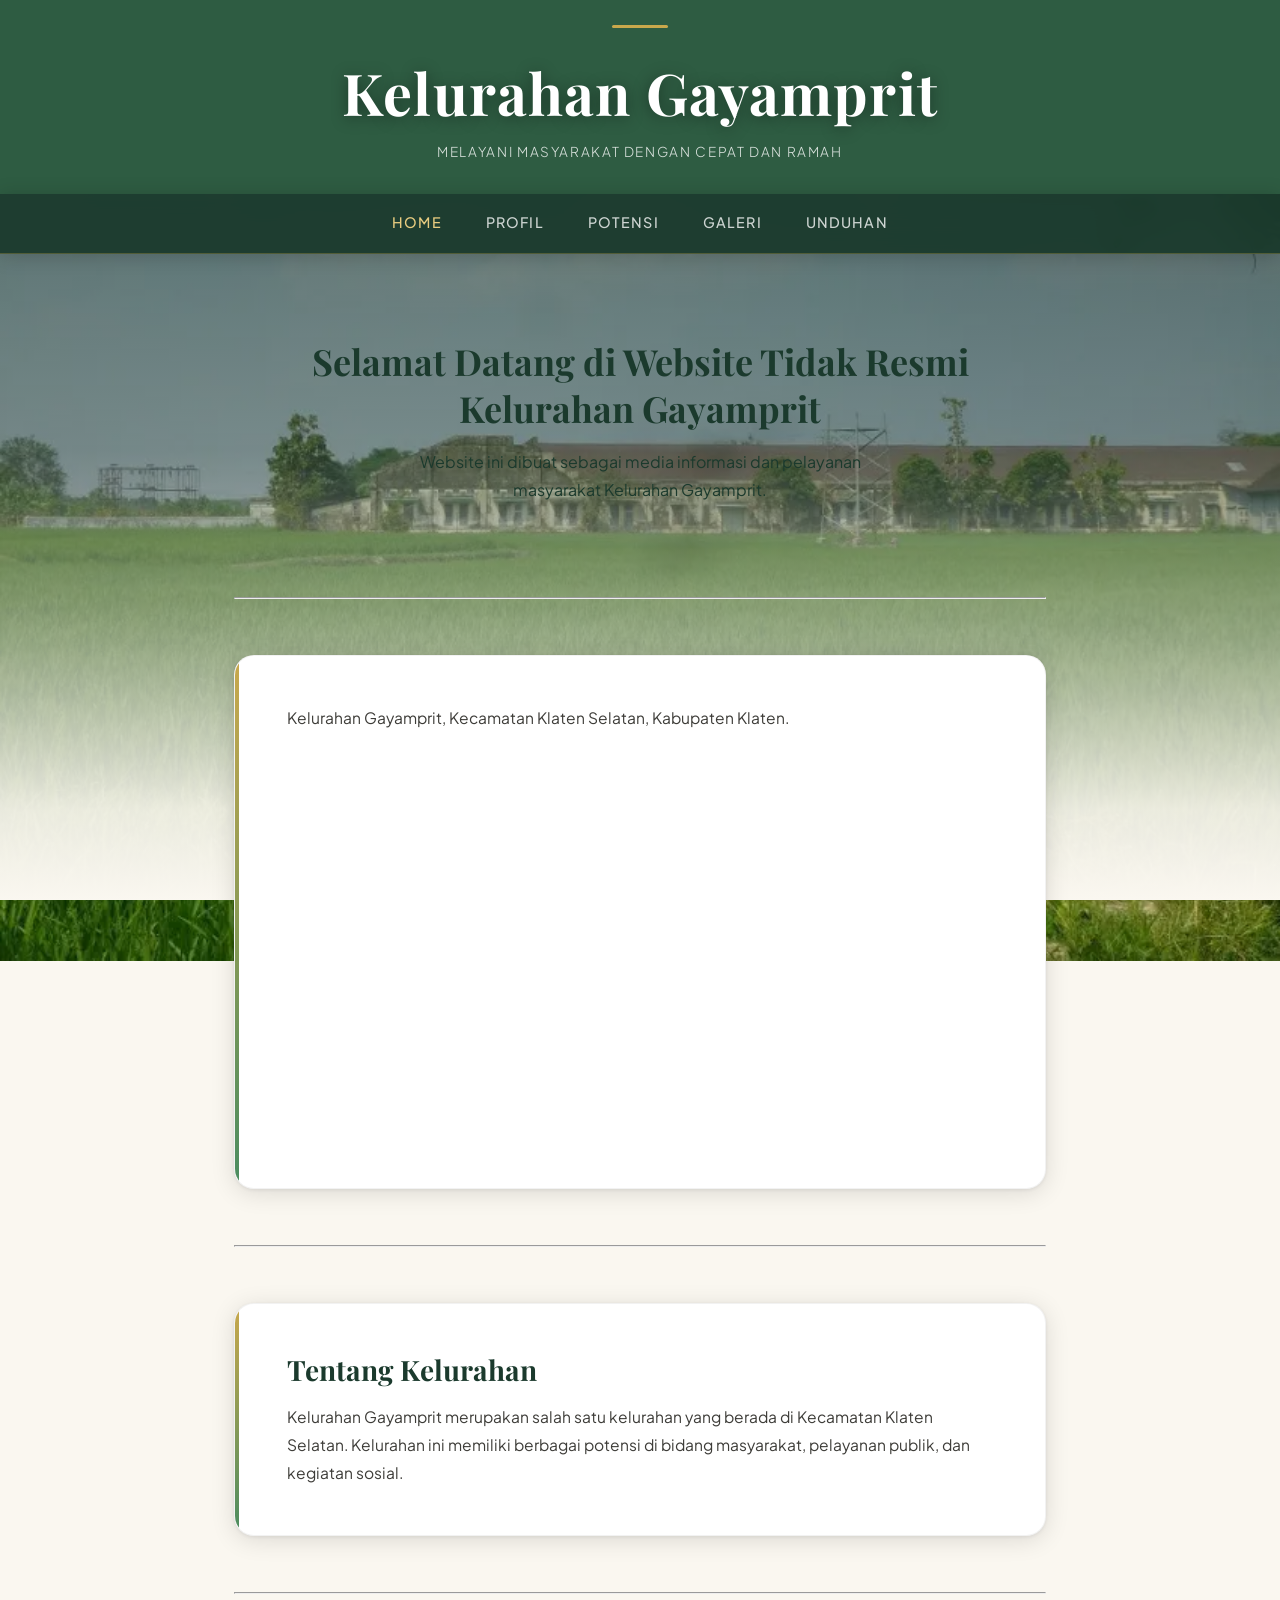
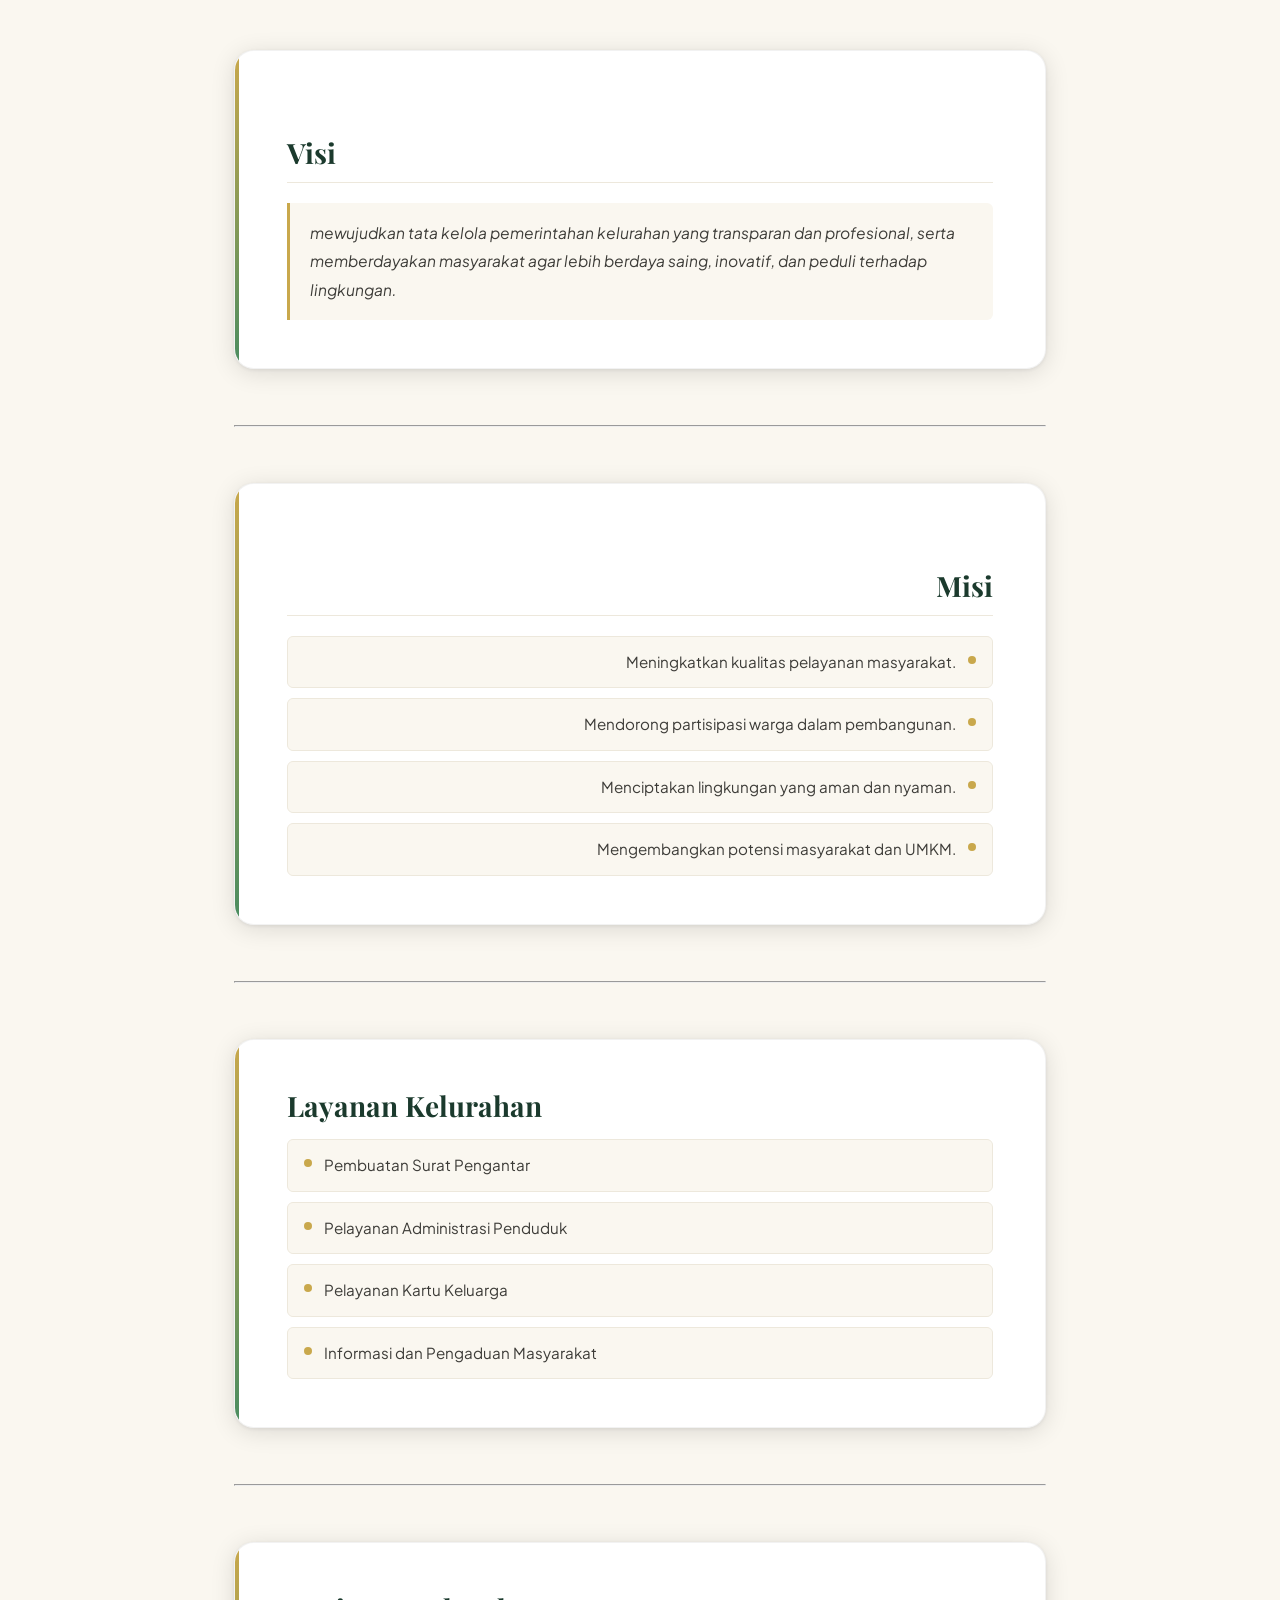
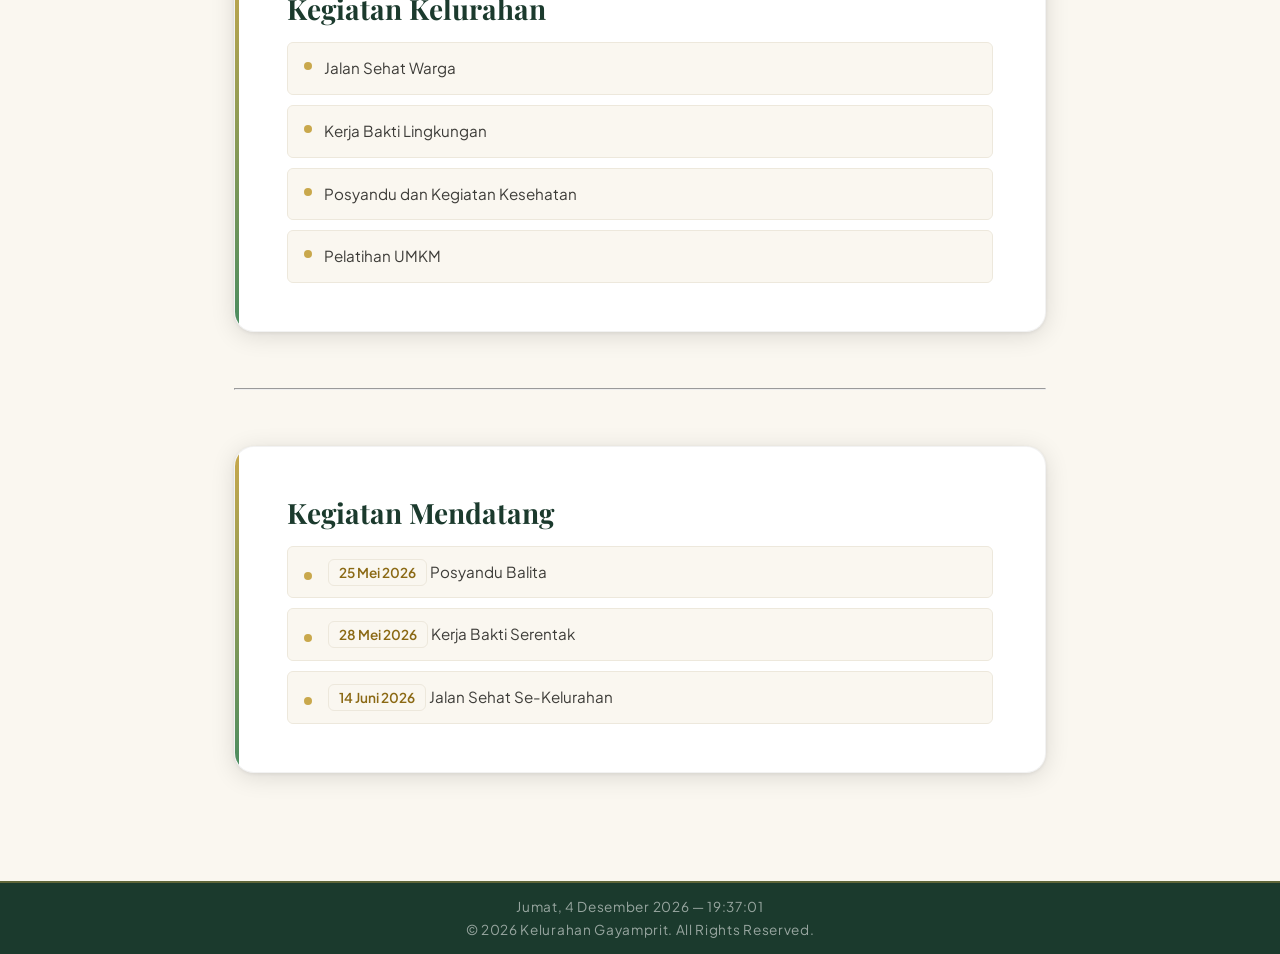
<file: index.html>
<!doctype html>
<html lang="id">
  <head>
    <meta charset="UTF-8" />
    <meta name="viewport" content="width=device-width, initial-scale=1.0" />
    <title>Website Kelurahan</title>
    <link rel="stylesheet" href="css/style.css" />
  </head>
  <body>
    <!-- Header -->
    <header>
      <h1>Kelurahan Gayamprit</h1>
      <p>Melayani Masyarakat dengan Cepat dan Ramah</p>
    </header>

    <!-- Navigasi -->
    <nav>
      <ul>
        <li><a href="#home" style="color: var(--gold-light);"">Home</a></li>
        <li><a href="profil.html">Profil</a></li>
        <li><a href="potensi.html"">Potensi</a></li>
        <li><a href="galeri.html">Galeri</a></li>
        <li><a href="unduhan.html">Unduhan</a></li>
      </ul>
    </nav>
    <br />
    <!-- Main -->
    <main>
      <!-- Hero Section -->
      <section id="home" class="hero">
        <h2>Selamat Datang di Website Tidak Resmi Kelurahan Gayamprit</h2>
        <p>
          Website ini dibuat sebagai media informasi dan pelayanan masyarakat
          Kelurahan Gayamprit.
        </p>
      </section>

      <hr class="divider" />
      <br />
      <br />

      <section id="map">
        <p>Kelurahan Gayamprit, Kecamatan Klaten Selatan, Kabupaten Klaten.</p>
        <div class="map-wrapper">
          <iframe
            src="https://www.google.com/maps/embed?pb=!1m18!1m12!1m3!1d19439.45269161119!2d110.58215416942103!3d-7.705992977497663!2m3!1f0!2f0!3f0!3m2!1i1024!2i768!4f13.1!3m3!1m2!1s0x2e7a4474cf3b8ce9%3A0xba0471007172260e!2sGayamprit%2C%20Kec.%20Klaten%20Sel.%2C%20Kabupaten%20Klaten%2C%20Jawa%20Tengah!5e1!3m2!1sid!2sid!4v1779414034023!5m2!1sid!2sid"
            width="100%"
            height="400"
            style="border: 0"
            allowfullscreen=""
            loading="lazy"
            referrerpolicy="no-referrer-when-downgrade"
          >
          </iframe>
        </div>
      </section>

      <br />
      <hr class="divider" />
      <br />
      <br />

      <!-- Tentang Kelurahan -->
      <section id="tentang">
        <h2>Tentang Kelurahan</h2>
        <p>
          Kelurahan Gayamprit merupakan salah satu kelurahan yang berada di
          Kecamatan Klaten Selatan. Kelurahan ini memiliki berbagai potensi di
          bidang masyarakat, pelayanan publik, dan kegiatan sosial.
        </p>
      </section>

      <br />
      <hr class="divider" />
      <br />
      <br />

      <!-- Visi dan Misi -->
      <section id="visi">
        <h2>Visi</h2>
        <p>
          mewujudkan tata kelola pemerintahan kelurahan yang transparan dan
          profesional, serta memberdayakan masyarakat agar lebih berdaya saing,
          inovatif, dan peduli terhadap lingkungan.
        </p>
      </section>

      <br />
      <hr class="divider" />
      <br />
      <br />

      <section id="misi">
        <h2>Misi</h2>
        <ul>
          <li>Meningkatkan kualitas pelayanan masyarakat.</li>
          <li>Mendorong partisipasi warga dalam pembangunan.</li>
          <li>Menciptakan lingkungan yang aman dan nyaman.</li>
          <li>Mengembangkan potensi masyarakat dan UMKM.</li>
        </ul>
      </section>

      <br />
      <hr class="divider" />
      <br />
      <br />

      <!-- Layanan -->
      <section id="layanan">
        <h2>Layanan Kelurahan</h2>
        <ul>
          <li>Pembuatan Surat Pengantar</li>
          <li>Pelayanan Administrasi Penduduk</li>
          <li>Pelayanan Kartu Keluarga</li>
          <li>Informasi dan Pengaduan Masyarakat</li>
        </ul>
      </section>

      <br />
      <hr class="divider" />
      <br />
      <br />

      <!-- Kegiatan -->
      <section id="kegiatan">
        <h2>Kegiatan Kelurahan</h2>
        <ul>
          <li>Jalan Sehat Warga</li>
          <li>Kerja Bakti Lingkungan</li>
          <li>Posyandu dan Kegiatan Kesehatan</li>
          <li>Pelatihan UMKM</li>
        </ul>
      </section>

      <br />
      <hr class="divider" />
      <br />
      <br />

      <!-- Kegiatan Mendatang -->
      <section id="agenda">
        <h2>Kegiatan Mendatang</h2>
        <ul class="agenda-list">
          <li>
            <a href="assets/Posyandu.pdf" download class="btn">
                <span class="agenda-tanggal">25 Mei 2026</span>
                <span class="agenda-judul">Posyandu Balita</span>
              </a>
          </li>
          <li>
            <a href="assets/KerjaBaktiSerentak.pdf" download class="btn">
                <span class="agenda-tanggal">28 Mei 2026</span>
                <span class="agenda-judul">Kerja Bakti Serentak</span>
              </a>
          </li>
          <li>
            <a href="assets/Undangan.pdf" download class="btn">
                <span class="agenda-tanggal">14 Juni 2026</span>
                <span class="agenda-judul">Jalan Sehat Se-Kelurahan</span>
              </a>
          </li>
        </ul>
      </section>
    </main>

    <!-- Footer -->
    <footer>
      <p id="clock"></p>
      <p>&copy; 2026 Kelurahan Gayamprit. All Rights Reserved.</p>
    </footer>

    <button id="backToTop">↑</button>
    <script>alert("Selamat Datang di Web Tidak Resmi Kelurahan Gayamprit")</script>
    <script src="js/script.js"></script>
  </body>
</html>
</file>
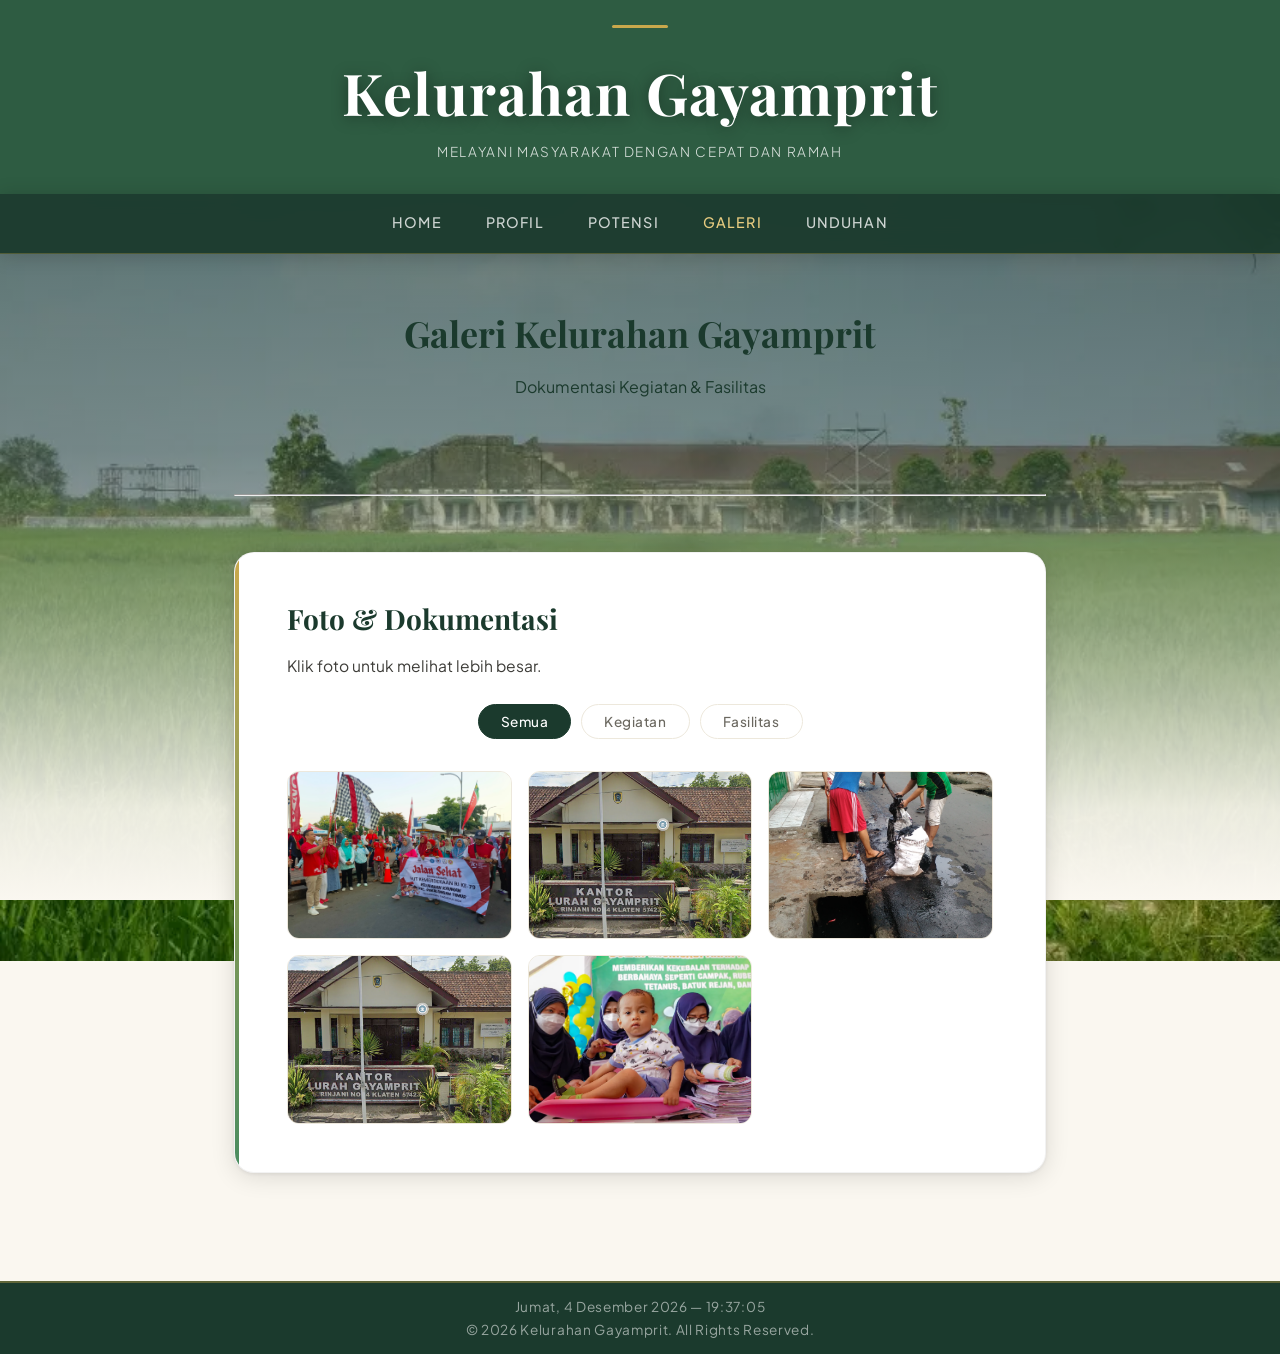
<file: galeri.html>
<!doctype html>
<html lang="id">
  <head>
    <meta charset="UTF-8" />
    <meta name="viewport" content="width=device-width, initial-scale=1.0" />
    <title>Galeri - Kelurahan Gayamprit</title>
    <link rel="stylesheet" href="css/style.css" />
  </head>
  <body>
    <!-- Header -->
    <header>
      <h1>Kelurahan Gayamprit</h1>
      <p>Melayani Masyarakat dengan Cepat dan Ramah</p>
    </header>

    <!-- Navigasi -->
    <nav>
      <ul>
        <li><a href="index.html">Home</a></li>
        <li><a href="profil.html">Profil</a></li>
        <li><a href="potensi.html"">Potensi</a></li>
        <li>
          <a href="galeri.html" style="color: var(--gold-light)">Galeri</a>
        </li>
        <li><a href="unduhan.html">Unduhan</a></li>
      </ul>
    </nav>

    <!-- Main -->
    <main>
      <!-- Hero -->
      <section class="hero">
        <h2>Galeri Kelurahan Gayamprit</h2>
        <p>Dokumentasi Kegiatan &amp; Fasilitas</p>
      </section>

      <hr class="divider" />
      <br />
      <br />

      <!-- Galeri Section -->
      <section id="galeri">
        <h2>Foto &amp; Dokumentasi</h2>
        <p>
          Klik foto untuk melihat lebih besar.
        </p>

        <!-- Filter -->
        <div class="filter-wrapper" style="margin-top: 24px">
          <button class="filter-btn active" data-filter="semua">Semua</button>
          <button class="filter-btn" data-filter="kegiatan">Kegiatan</button>
          <button class="filter-btn" data-filter="fasilitas">Fasilitas</button>
        </div>

        <!-- Grid -->
        <div class="galeri-grid" id="galeriGrid">
          <div
            class="galeri-item"
            data-kategori="kegiatan"
            data-judul="Jalan Sehat Warga"
            data-desc="Kegiatan rutin jalan sehat bersama warga Kelurahan Gayamprit."
          >
            <img src="assets/JalanSehat.jpeg" />
            <div class="galeri-overlay">
              <div class="zoom-icon">🔍</div>
              <span class="galeri-tag tag-kegiatan">Kegiatan</span>
              <h3>Jalan Sehat Warga</h3>
              <p>Kegiatan rutin bersama warga</p>
            </div>
          </div>

          <div
            class="galeri-item"
            data-kategori="fasilitas"
            data-judul="Kantor Kelurahan"
            data-desc="Gedung utama Kantor Kelurahan Gayamprit."
          >
            <img src="assets/Kantor.png" />
            <div class="galeri-overlay">
              <div class="zoom-icon">🔍</div>
              <span class="galeri-tag tag-fasilitas">Fasilitas</span>
              <h3>Kantor Kelurahan</h3>
              <p>Gedung utama kelurahan</p>
            </div>
          </div>

          <div
            class="galeri-item"
            data-kategori="kegiatan"
            data-judul="Kerja Bakti Lingkungan"
            data-desc="Kegiatan kerja bakti membersihkan lingkungan bersama warga."
          >
            <img src="assets/KerjaBakti.jpg" />
            <div class="galeri-overlay">
              <div class="zoom-icon">🔍</div>
              <span class="galeri-tag tag-kegiatan">Kegiatan</span>
              <h3>Kerja Bakti Lingkungan</h3>
              <p>Gotong royong bersama warga</p>
            </div>
          </div>

          <div
            class="galeri-item"
            data-kategori="fasilitas"
            data-judul="Balai Warga"
            data-desc="Fasilitas balai warga untuk kegiatan rapat dan pertemuan."
          >
            <img src="assets/Kantor.png" />
            <div class="galeri-overlay">
              <div class="zoom-icon">🔍</div>
              <span class="galeri-tag tag-fasilitas">Fasilitas</span>
              <h3>Balai Warga</h3>
              <p>Tempat pertemuan warga</p>
            </div>
          </div>

          <div
            class="galeri-item"
            data-kategori="kegiatan"
            data-judul="Posyandu Balita"
            data-desc="Kegiatan posyandu rutin untuk balita dan ibu hamil."
          >
            <img src="assets/Posyandu.jpg" />
            <div class="galeri-overlay">
              <div class="zoom-icon">🔍</div>
              <span class="galeri-tag tag-kegiatan">Kegiatan</span>
              <h3>Posyandu Balita</h3>
              <p>Layanan kesehatan warga</p>
            </div>
          </div>
        </div>
      </section>
    </main>

    <!-- Lightbox -->
    <div class="lightbox" id="lightbox">
      <div class="lightbox-inner">
        <button class="lb-close" id="lbClose">✕</button>
        <button class="lb-btn lb-prev" id="lbPrev">‹</button>
        <button class="lb-btn lb-next" id="lbNext">›</button>
        <div class="lightbox-img-wrapper" id="lbImgWrapper"></div>
        <div class="lightbox-caption">
          <div>
            <h3 id="lbJudul"></h3>
            <p id="lbDesc"></p>
          </div>
          <p class="lightbox-counter" id="lbCounter"></p>
        </div>
      </div>
    </div>

    <!-- Footer -->
    <footer>
      <p id="clock"></p>
      <p>&copy; 2026 Kelurahan Gayamprit. All Rights Reserved.</p>
    </footer>

    <button id="backToTop">↑</button>
    
    <script>
            // Fitur Filter Galeri
      const filterBtns = document.querySelectorAll(".filter-btn");
      const galeriItems = document.querySelectorAll(".galeri-item");

      filterBtns.forEach((btn) => {
        btn.addEventListener("click", () => {
          filterBtns.forEach((b) => b.classList.remove("active"));
          btn.classList.add("active");

          const filter = btn.dataset.filter;
          galeriItems.forEach((item) => {
            if (filter === "semua" || item.dataset.kategori === filter) {
              item.classList.remove("hidden");
            } else {
              item.classList.add("hidden");
            }
          });

          // update indeks aktif setelah filter
          buildActiveList();
        });
      });

      // ── Lightbox ───────────────────────────────────────
      const lightbox = document.getElementById("lightbox");
      const lbWrapper = document.getElementById("lbImgWrapper");
      const lbJudul = document.getElementById("lbJudul");
      const lbDesc = document.getElementById("lbDesc");
      const lbCounter = document.getElementById("lbCounter");

      let activeList = [];
      let currentIdx = 0;

      function buildActiveList() {
        activeList = Array.from(
          document.querySelectorAll(".galeri-item:not(.hidden)"),
        );
      }

      buildActiveList();

      function openLightbox(idx) {
        currentIdx = idx;
        const item = activeList[currentIdx];
        const img = item.querySelector("img");

        lbWrapper.innerHTML = img
          ? `<img src="${img.src}" alt="${item.dataset.judul}">`
          : `<div class="lb-placeholder">${item.querySelector(".placeholder").textContent.trim().split("\n")[0]}</div>`;

        lbJudul.textContent = item.dataset.judul || "";
        lbDesc.textContent = item.dataset.desc || "";
        lbCounter.textContent = `${currentIdx + 1} / ${activeList.length}`;

        lightbox.classList.add("open");
        document.body.style.overflow = "hidden";
      }

      function closeLightbox() {
        lightbox.classList.remove("open");
        document.body.style.overflow = "";
      }

      function goPrev() {
        currentIdx = (currentIdx - 1 + activeList.length) % activeList.length;
        openLightbox(currentIdx);
      }

      function goNext() {
        currentIdx = (currentIdx + 1) % activeList.length;
        openLightbox(currentIdx);
      }

      // Klik item buka lightbox
      galeriItems.forEach((item) => {
        item.addEventListener("click", () => {
          buildActiveList();
          const idx = activeList.indexOf(item);
          if (idx !== -1) openLightbox(idx);
        });
      });

      document.getElementById("lbClose").addEventListener("click", closeLightbox);
      document.getElementById("lbPrev").addEventListener("click", goPrev);
      document.getElementById("lbNext").addEventListener("click", goNext);

      // Klik di luar foto untuk tutup
      lightbox.addEventListener("click", (e) => {
        if (e.target === lightbox) closeLightbox();
      });

      // Keyboard: panah kiri/kanan, Escape
      document.addEventListener("keydown", (e) => {
        if (!lightbox.classList.contains("open")) return;
        if (e.key === "ArrowLeft") goPrev();
        if (e.key === "ArrowRight") goNext();
        if (e.key === "Escape") closeLightbox();
      });
    </script>
    <script src="js/script.js"></script>
  </body>
</html>
</file>
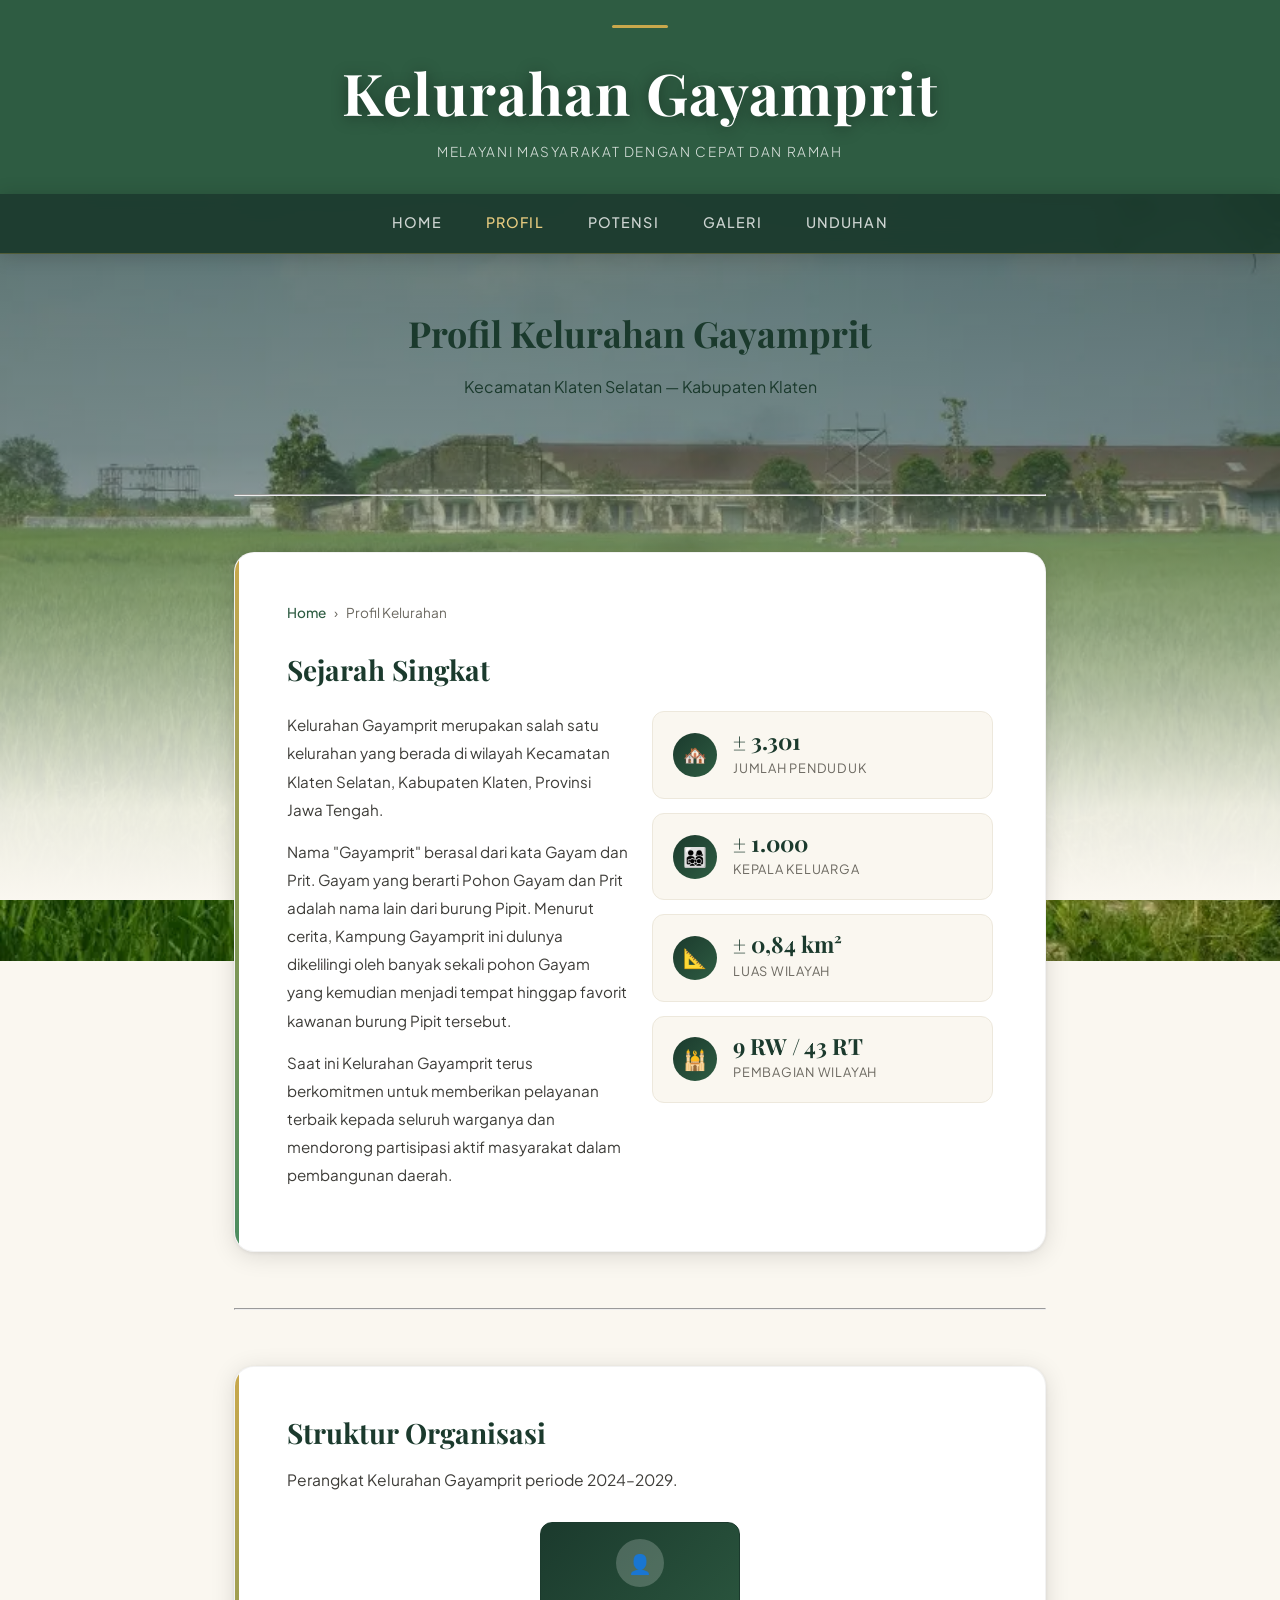
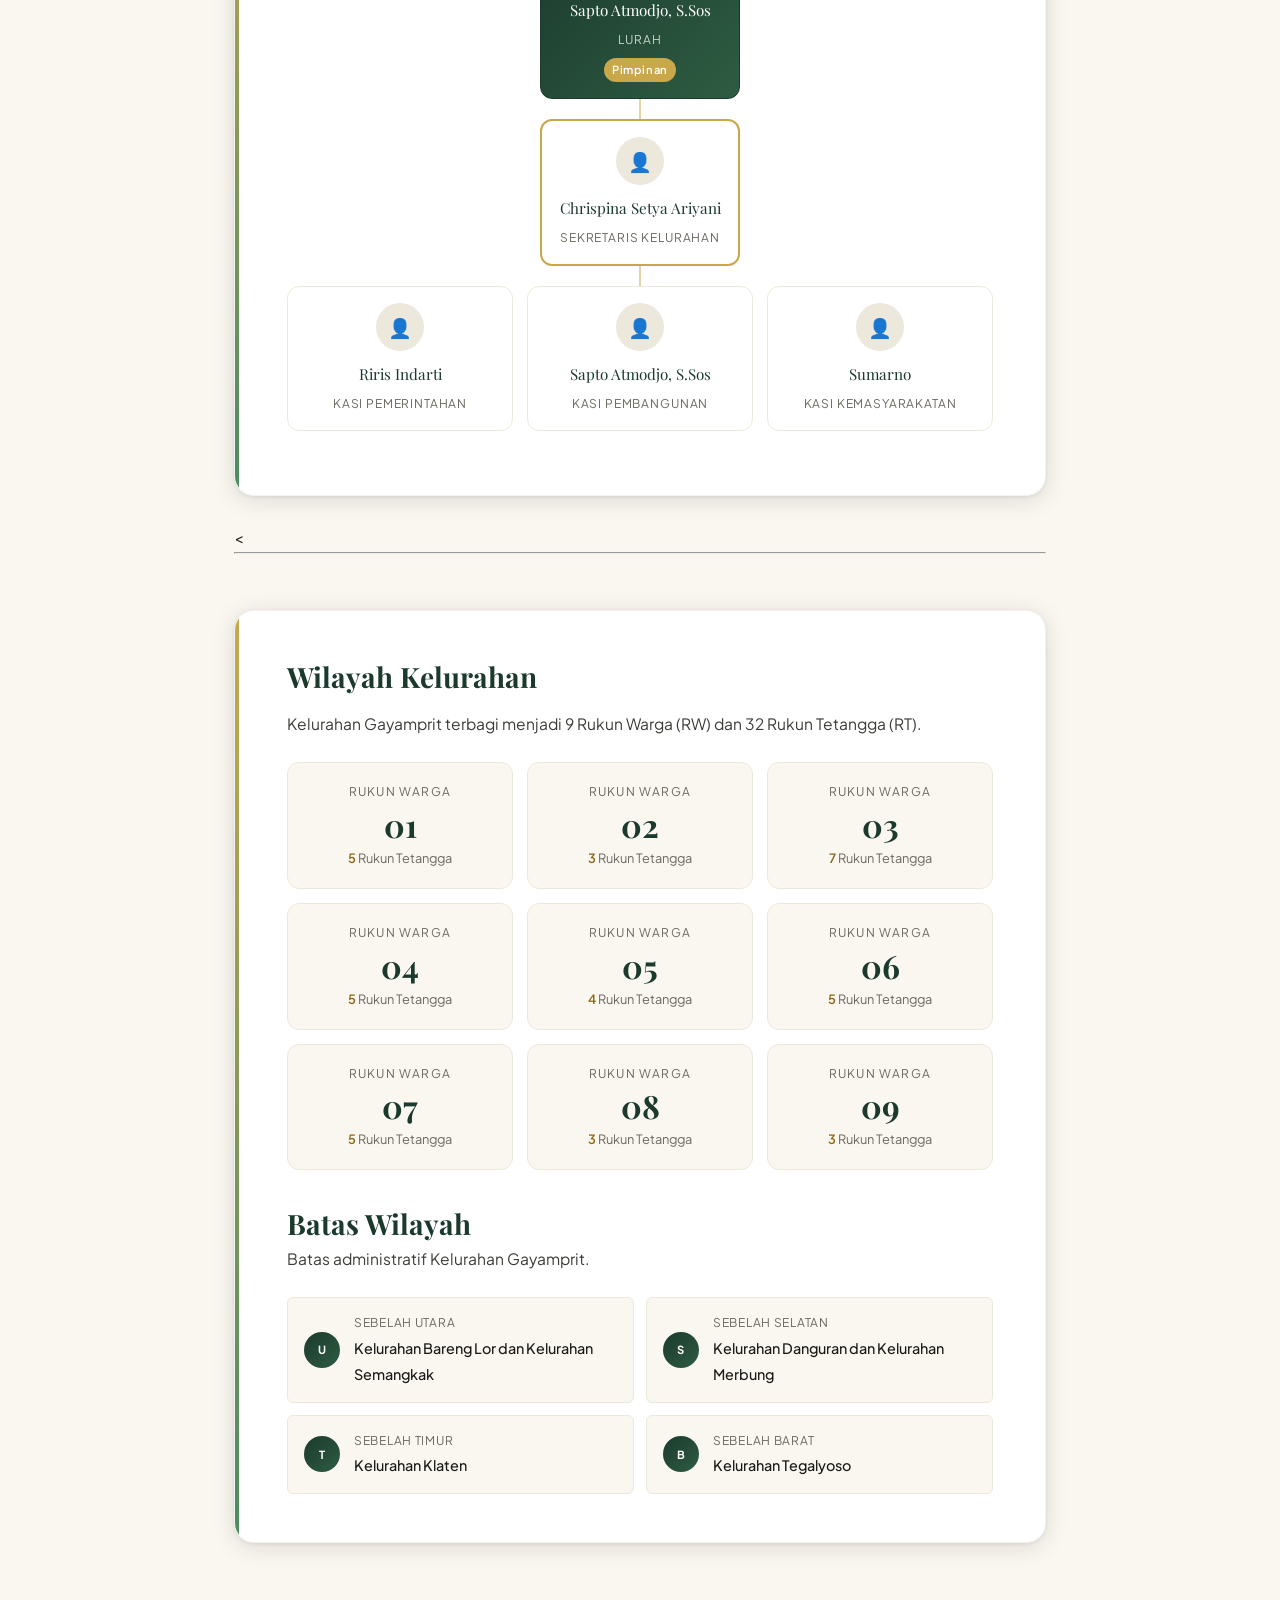
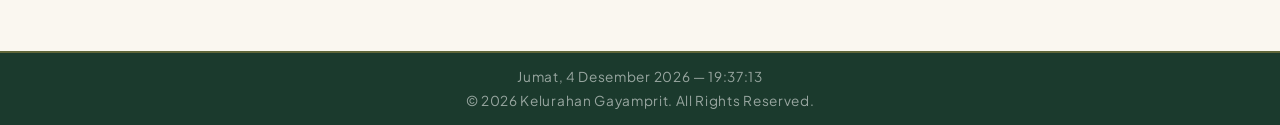
<file: profil.html>
<!doctype html>
<html lang="id">
  <head>
    <meta charset="UTF-8" />
    <meta name="viewport" content="width=device-width, initial-scale=1.0" />
    <title>Profil Kelurahan Gayamprit</title>
    <link rel="stylesheet" href="css/style.css" />
  </head>
  <body>
    <!-- Header -->
    <header>
      <h1>Kelurahan Gayamprit</h1>
      <p>Melayani Masyarakat dengan Cepat dan Ramah</p>
    </header>

    <!-- Navigasi -->
    <nav>
      <ul>
        <li><a href="index.html">Home</a></li>
        <li>
          <a href="profil.html" style="color: var(--gold-light)">Profil</a>
        </li>
        <li><a href="potensi.html"">Potensi</a></li>
        <li><a href="galeri.html">Galeri</a></li>
        <li><a href="unduhan.html">Unduhan</a></li>
      </ul>
    </nav>

    <!-- Main -->
    <main>
      <!-- Hero Profil -->
      <section class="hero">
        <h2>Profil Kelurahan Gayamprit</h2>
        <p>Kecamatan Klaten Selatan &mdash; Kabupaten Klaten</p>
      </section>

      <hr class="divider"/>
      <br/>
      <br/>

      <!-- Breadcrumb + Sejarah -->
      <section id="sejarah">
        <div class="breadcrumb">
          <a href="index.html">Home</a>
          <span>›</span>
          <span>Profil Kelurahan</span>
        </div>

       

        <h2>Sejarah Singkat</h2>

        <div class="sejarah-content">
          <div class="sejarah-text">
            <p>
              Kelurahan Gayamprit merupakan salah satu kelurahan yang berada di
              wilayah Kecamatan Klaten Selatan, Kabupaten Klaten, Provinsi Jawa
              Tengah.
            </p>
            <p>
              Nama "Gayamprit" berasal dari kata Gayam dan Prit. Gayam yang
              berarti Pohon Gayam dan Prit adalah nama lain dari burung Pipit.
              Menurut cerita, Kampung Gayamprit ini dulunya dikelilingi oleh
              banyak sekali pohon Gayam yang kemudian menjadi tempat hinggap
              favorit kawanan burung Pipit tersebut.
            </p>
            <p>
              Saat ini Kelurahan Gayamprit terus berkomitmen untuk memberikan
              pelayanan terbaik kepada seluruh warganya dan mendorong
              partisipasi aktif masyarakat dalam pembangunan daerah.
            </p>
          </div>

          <div class="sejarah-stats">
            <div class="stat-card">
              <div class="stat-icon">🏘️</div>
              <div class="stat-info">
                <p>± 3.301</p>
                <p>Jumlah Penduduk</p>
              </div>
            </div>
            <div class="stat-card">
              <div class="stat-icon">👨‍👩‍👧‍👦</div>
              <div class="stat-info">
                <p>± 1.000</p>
                <p>Kepala Keluarga</p>
              </div>
            </div>
            <div class="stat-card">
              <div class="stat-icon">📐</div>
              <div class="stat-info">
                <p>± 0,84 km²</p>
                <p>Luas Wilayah</p>
              </div>
            </div>
            <div class="stat-card">
              <div class="stat-icon">🕌</div>
              <div class="stat-info">
                <p>9 RW / 43 RT</p>
                <p>Pembagian Wilayah</p>
              </div>
            </div>
          </div>
        </div>
      </section>

      <br />
      <hr class="divider" />
      <br />
      <br />

      <!-- Struktur Organisasi -->
      <section id="struktur">
        <h2>Struktur Organisasi</h2>
        <p>Perangkat Kelurahan Gayamprit periode 2024–2029.</p>

        <div class="struktur-grid">
          <!-- Lurah -->
          <div class="struktur-top">
            <div class="jabatan-card utama" style="width: 200px">
              <div class="jabatan-avatar">👤</div>
              <p class="jabatan-nama">Sapto Atmodjo, S.Sos</p>
              <p class="jabatan-title">Lurah</p>
              <span class="jabatan-badge">Pimpinan</span>
            </div>
          </div>

          <!-- Sekretaris -->
          <div class="struktur-top" style="margin-top: 20px">
            <div
              class="jabatan-card"
              style="width: 200px; border-color: var(--gold); border-width: 2px"
            >
              <div class="jabatan-avatar">👤</div>
              <p class="jabatan-nama">Chrispina Setya Ariyani</p>
              <p class="jabatan-title">Sekretaris Kelurahan</p>
            </div>
          </div>

          <!-- Kasi-kasi -->
          <div class="struktur-row" style="margin-top: 20px">
            <div class="jabatan-card">
              <div class="jabatan-avatar">👤</div>
              <p class="jabatan-nama">Riris Indarti</p>
              <p class="jabatan-title">Kasi Pemerintahan</p>
            </div>
            <div class="jabatan-card">
              <div class="jabatan-avatar">👤</div>
              <p class="jabatan-nama">Sapto Atmodjo, S.Sos</p>
              <p class="jabatan-title">Kasi Pembangunan</p>
            </div>
            <div class="jabatan-card">
              <div class="jabatan-avatar">👤</div>
              <p class="jabatan-nama">Sumarno</p>
              <p class="jabatan-title">Kasi Kemasyarakatan</p>
            </div>
          </div>
        </div>
      </section>

      <<br />
      <hr class="divider" />
      <br />
      <br />

      <!-- Wilayah -->
      <section id="wilayah">
        <h2>Wilayah Kelurahan</h2>
        <p>
          Kelurahan Gayamprit terbagi menjadi 9 Rukun Warga (RW) dan 32 Rukun
          Tetangga (RT).
        </p>

        <div class="wilayah-grid">
          <div class="rw-card">
            <p class="rw-label">Rukun Warga</p>
            <p class="rw-number">01</p>
            <p class="rw-rt"><span>5</span> Rukun Tetangga</p>
          </div>
          <div class="rw-card">
            <p class="rw-label">Rukun Warga</p>
            <p class="rw-number">02</p>
            <p class="rw-rt"><span>3</span> Rukun Tetangga</p>
          </div>
          <div class="rw-card">
            <p class="rw-label">Rukun Warga</p>
            <p class="rw-number">03</p>
            <p class="rw-rt"><span>7</span> Rukun Tetangga</p>
          </div>
          <div class="rw-card">
            <p class="rw-label">Rukun Warga</p>
            <p class="rw-number">04</p>
            <p class="rw-rt"><span>5</span> Rukun Tetangga</p>
          </div>
          <div class="rw-card">
            <p class="rw-label">Rukun Warga</p>
            <p class="rw-number">05</p>
            <p class="rw-rt"><span>4</span> Rukun Tetangga</p>
          </div>
          <div class="rw-card">
            <p class="rw-label">Rukun Warga</p>
            <p class="rw-number">06</p>
            <p class="rw-rt"><span>5</span> Rukun Tetangga</p>
          </div>
          <div class="rw-card">
            <p class="rw-label">Rukun Warga</p>
            <p class="rw-number">07</p>
            <p class="rw-rt"><span>5</span> Rukun Tetangga</p>
          </div>
          <div class="rw-card">
            <p class="rw-label">Rukun Warga</p>
            <p class="rw-number">08</p>
            <p class="rw-rt"><span>3</span> Rukun Tetangga</p>
          </div>
          <div class="rw-card">
            <p class="rw-label">Rukun Warga</p>
            <p class="rw-number">09</p>
            <p class="rw-rt"><span>3</span> Rukun Tetangga</p>
          </div>
        </div>

        <!-- Batas Wilayah -->
        <h2 style="margin-top: 36px; margin-bottom: 4px">Batas Wilayah</h2>
        <p>Batas administratif Kelurahan Gayamprit.</p>

        <div class="batas-grid">
          <div class="batas-item">
            <div class="batas-arah">U</div>
            <div class="batas-info">
              <p>Sebelah Utara</p>
              <p>Kelurahan Bareng Lor dan Kelurahan Semangkak</p>
            </div>
          </div>
          <div class="batas-item">
            <div class="batas-arah">S</div>
            <div class="batas-info">
              <p>Sebelah Selatan</p>
              <p>Kelurahan Danguran dan Kelurahan Merbung</p>
            </div>
          </div>
          <div class="batas-item">
            <div class="batas-arah">T</div>
            <div class="batas-info">
              <p>Sebelah Timur</p>
              <p>Kelurahan Klaten</p>
            </div>
          </div>
          <div class="batas-item">
            <div class="batas-arah">B</div>
            <div class="batas-info">
              <p>Sebelah Barat</p>
              <p>Kelurahan Tegalyoso</p>
            </div>
          </div>
        </div>
      </section>
    </main>

    <!-- Footer -->
    <footer>
      <p id="clock"></p>
      <p>&copy; 2026 Kelurahan Gayamprit. All Rights Reserved.</p>
    </footer>

    <button id="backToTop">↑</button>
    <script src="js/script.js"></script>
  </body>
</html>
</file>
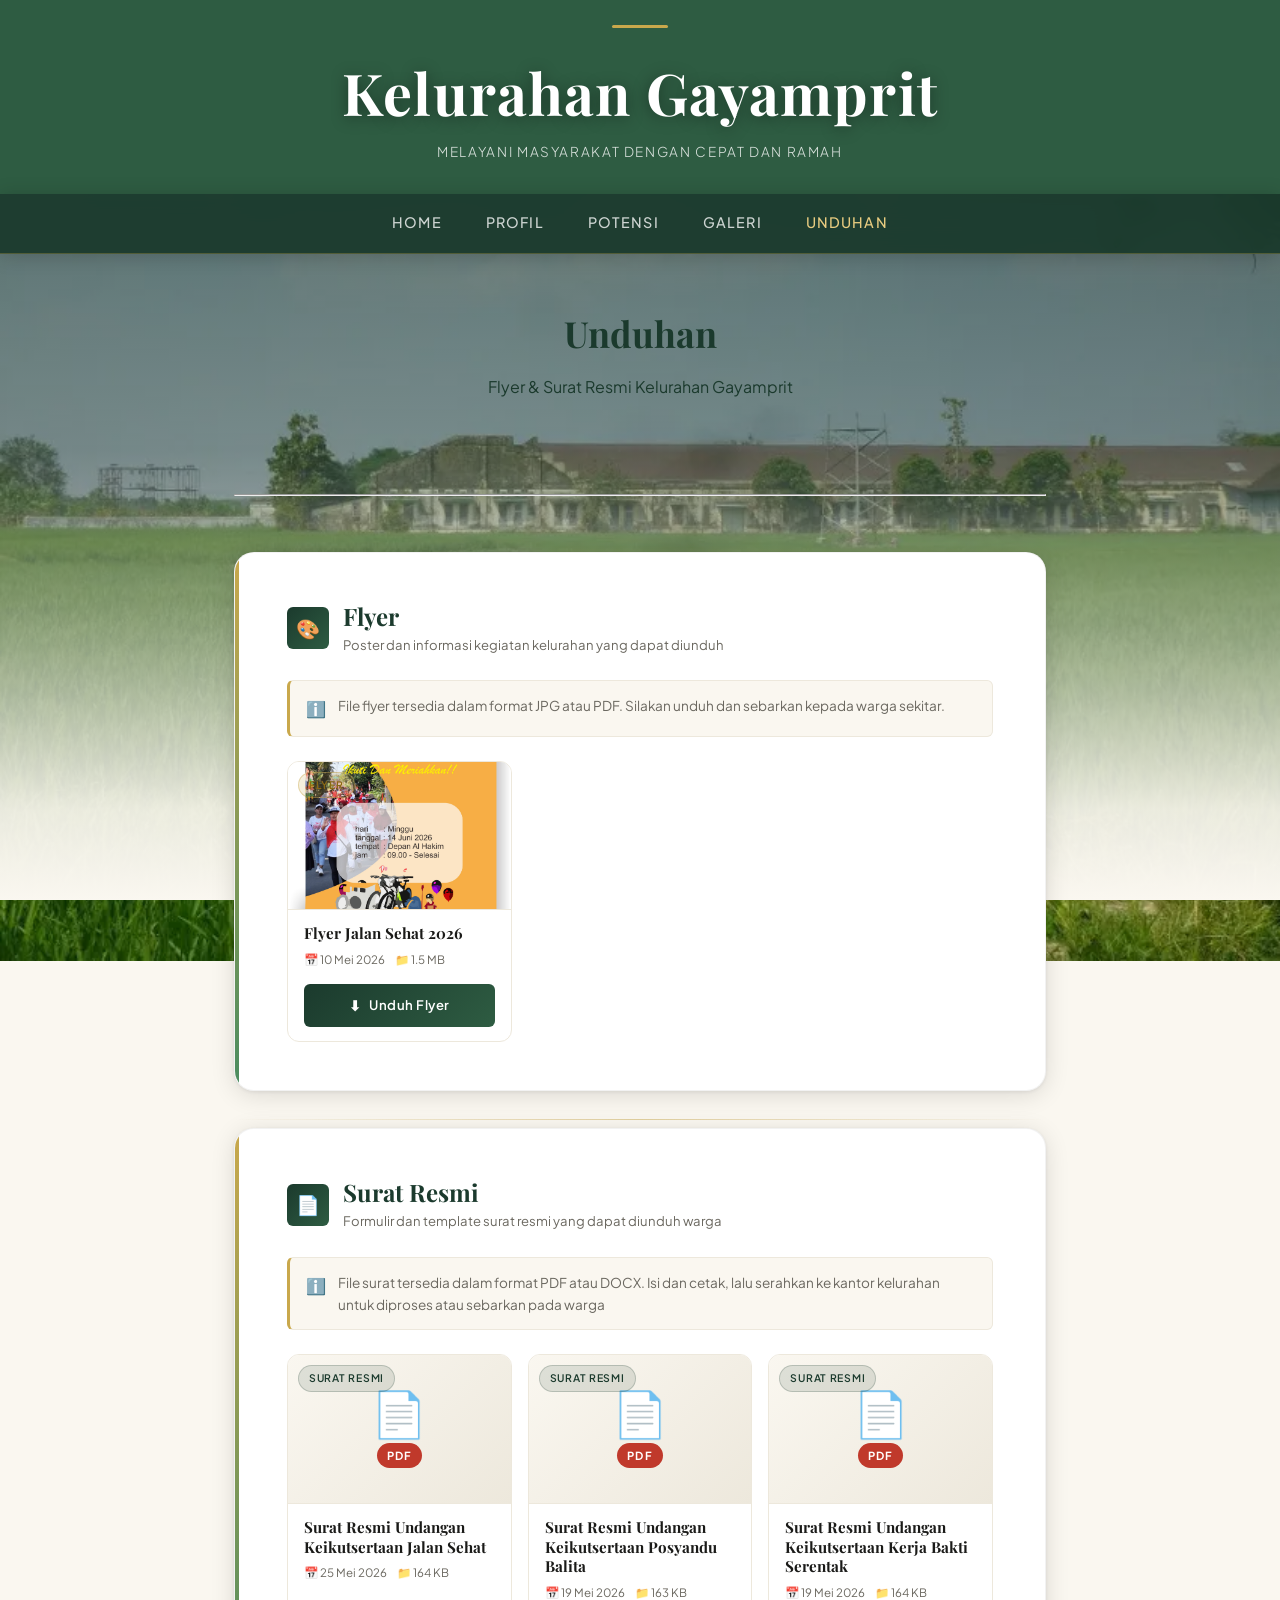
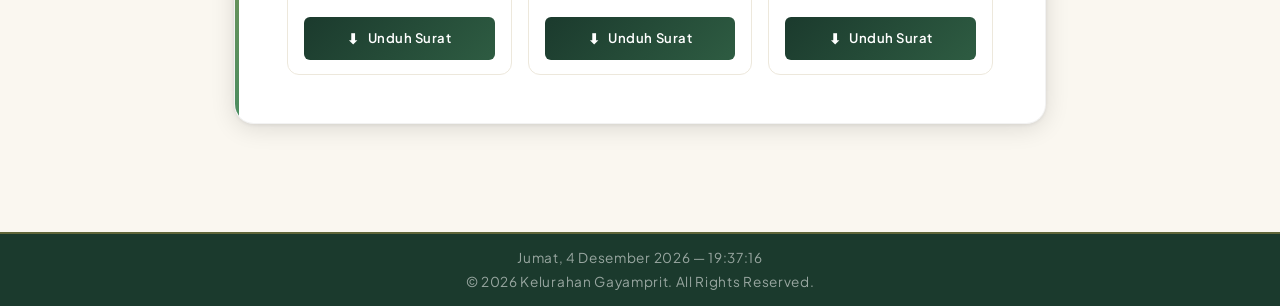
<file: unduhan.html>
<!doctype html>
<html lang="id">
  <head>
    <meta charset="UTF-8" />
    <meta name="viewport" content="width=device-width, initial-scale=1.0" />
    <title>Unduhan - Kelurahan Gayamprit</title>
    <link rel="stylesheet" href="css/style.css" />
  </head>
  <body>
    <!-- Header -->
    <header>
      <h1>Kelurahan Gayamprit</h1>
      <p>Melayani Masyarakat dengan Cepat dan Ramah</p>
    </header>

    <!-- Navigasi -->
    <nav>
      <ul>
        <li><a href="index.html">Home</a></li>
        <li><a href="profil.html">Profil</a></li>
        <li><a href="potensi.html"">Potensi</a></li>
        <li><a href="galeri.html">Galeri</a></li>
        <li>
          <a href="unduhan.html" style="color: var(--gold-light)">Unduhan</a>
        </li>
      </ul>
    </nav>

    <!-- Main -->
    <main>
      <!-- Hero -->
      <section class="hero">
        <h2>Unduhan</h2>
        <p>Flyer &amp; Surat Resmi Kelurahan Gayamprit</p>
      </section>

      <hr class="divider" />
      <br />
      <br />

      <!-- ── SECTION FLYER ───────────────────────────────── -->
      <section id="flyer">
        <div class="section-label">
          <div class="section-label-icon">🎨</div>
          <div class="section-label-text">
            <h2>Flyer</h2>
            <p>Poster dan informasi kegiatan kelurahan yang dapat diunduh</p>
          </div>
        </div>

        <div class="info-box">
          <span class="info-icon">ℹ️</span>
          <span
            >File flyer tersedia dalam format JPG atau PDF. Silakan unduh dan
            sebarkan kepada warga sekitar.</span
          >
        </div>

        <div class="unduhan-grid">
          <!-- Kartu Flyer 1 -->
          <div class="unduhan-card">
            <div class="card-preview">
              <div class="preview-placeholder">
                <img src="assets/FlayerJalanSehat.jpg">
              </div>
              <span class="card-badge badge-flyer">Flyer</span>
            </div>
            <div class="card-info">
              <h3>Flyer Jalan Sehat 2026</h3>
              <div class="card-meta">
                <span>📅 10 Mei 2026</span>
                <span>📁 1.5 MB</span>
              </div>
            </div>
            <div class="card-footer">
              <a href="assets/FlayerJalanSehat.pdf" download class="btn-download">
                <span class="dl-icon">⬇</span> Unduh Flyer
              </a>
            </div>
          </div>
        </div>
      </section>

      <hr class="section-divider" />

      <!-- ── SECTION SURAT RESMI ─────────────────────────── -->
      <section id="surat">
        <div class="section-label">
          <div class="section-label-icon">📄</div>
          <div class="section-label-text">
            <h2>Surat Resmi</h2>
            <p>Formulir dan template surat resmi yang dapat diunduh warga</p>
          </div>
        </div>

        <div class="info-box">
          <span class="info-icon">ℹ️</span>
          <span
            >File surat tersedia dalam format PDF atau DOCX. Isi dan cetak, lalu
            serahkan ke kantor kelurahan untuk diproses atau sebarkan pada warga</span
          >
        </div>

        <div class="unduhan-grid">
          <!-- Kartu Surat 1 -->
          <div class="unduhan-card">
            <div class="card-preview">
              <div class="preview-placeholder">
                <span class="file-icon">📄</span>
                <span class="file-ext pdf">PDF</span>
              </div>
              <span class="card-badge badge-surat">Surat Resmi</span>
            </div>
            <div class="card-info">
              <h3>Surat Resmi Undangan Keikutsertaan Jalan Sehat</h3>
              <div class="card-meta">
                <span>📅 25 Mei 2026</span>
                <span>📁 164 KB</span>
              </div>
            </div>
            <div class="card-footer">
              <a href="assets/Undangan.pdf" download class="btn-download">
                <span class="dl-icon">⬇</span> Unduh Surat
              </a>
            </div>
          </div>

           <!-- Kartu Surat 2-->
          <div class="unduhan-card">
            <div class="card-preview">
              <div class="preview-placeholder">
                <span class="file-icon">📄</span>
                <span class="file-ext pdf">PDF</span>
              </div>
              <span class="card-badge badge-surat">Surat Resmi</span>
            </div>
            <div class="card-info">
              <h3>Surat Resmi Undangan Keikutsertaan Posyandu Balita</h3>
              <div class="card-meta">
                <span>📅 19 Mei 2026</span>
                <span>📁 163 KB</span>
              </div>
            </div>
            <div class="card-footer">
              <a href="assets/Posyandu.pdf" download class="btn-download">
                <span class="dl-icon">⬇</span> Unduh Surat
              </a>
            </div>
          </div>

          <!-- Kartu Surat 3-->
          <div class="unduhan-card">
            <div class="card-preview">
              <div class="preview-placeholder">
                <span class="file-icon">📄</span>
                <span class="file-ext pdf">PDF</span>
              </div>
              <span class="card-badge badge-surat">Surat Resmi</span>
            </div>
            <div class="card-info">
              <h3>Surat Resmi Undangan Keikutsertaan Kerja Bakti Serentak</h3>
              <div class="card-meta">
                <span>📅 19 Mei 2026</span>
                <span>📁 164 KB</span>
              </div>
            </div>
            <div class="card-footer">
              <a href="assets/KerjaBaktiSerentak.pdf" download class="btn-download">
                <span class="dl-icon">⬇</span> Unduh Surat
              </a>
            </div>
          </div>
        </div>
      </section>
    </main>

    <!-- Footer -->
    <footer>
      <p id="clock"></p>
      <p>&copy; 2026 Kelurahan Gayamprit. All Rights Reserved.</p>
    </footer>

    <button id="backToTop">↑</button>
    <script src="js/script.js"></script>
  </body>
</html>
</file>
<file: css/style.css>
/* ============================================================
   style.css — Kelurahan Gayamprit
   Aesthetic: Warm governmental elegance with natural backdrop
   ============================================================ */

@import url("https://fonts.googleapis.com/css2?family=Playfair+Display:wght@600;700&family=Plus+Jakarta+Sans:wght@300;400;500;600&display=swap");

/* ── Reset & Base ─────────────────────────────────────────── */
*,
*::before,
*::after {
  box-sizing: border-box;
  margin: 0;
  padding: 0;
}

:root {
  --gold: #c9a84c;
  --gold-light: #e8cc80;
  --gold-dark: #8b6914;
  --green-deep: #1b3a2d;
  --green-mid: #2e5c42;
  --green-light: #4a8c60;
  --cream: #faf7f0;
  --cream-dark: #ede8dc;
  --text-dark: #1a1a18;
  --text-mid: #3d3c38;
  --text-muted: #6b6860;
  --white: #ffffff;

  --font-display: "Playfair Display", Georgia, serif;
  --font-body: "Plus Jakarta Sans", sans-serif;

  --radius-sm: 6px;
  --radius-md: 12px;
  --radius-lg: 20px;

  --shadow-card: 0 4px 24px rgba(0, 0, 0, 0.12), 0 1px 4px rgba(0, 0, 0, 0.08);
  --shadow-nav: 0 2px 20px rgba(0, 0, 0, 0.18);
}

html {
  scroll-behavior: smooth;
}

body {
  font-family: var(--font-body);
  font-size: 16px;
  line-height: 1.75;
  color: var(--text-dark);
  background-color: var(--cream);
  background-image:
    linear-gradient(
      to bottom,
      rgba(27, 58, 45, 0.72) 0%,
      rgba(27, 58, 45, 0.4) 50%,
      rgba(250, 247, 240, 0.92) 90%,
      rgba(250, 247, 240, 1) 100%
    ),
    url("../assets/wallpaper.webp");
  background-size: cover;
  background-position: center top;
  background-attachment: fixed;
  background-repeat: no-repeat;
}

/* ── Typography ───────────────────────────────────────────── */
h1,
h2,
h3 {
  font-family: var(--font-display);
  line-height: 1.25;
}

a {
  color: inherit;
  text-decoration: none;
}

ul {
  list-style: none;
}

/* ── Header ───────────────────────────────────────────────── */
header {
  text-align: center;
  padding: 25px 24px 30px;
  position: relative;
  color: var(--green-deep);
  background-color: var(--green-mid);
}

header::before {
  content: "";
  display: block;
  width: 56px;
  height: 3px;
  background: var(--gold);
  margin: 0 auto 28px;
  border-radius: 2px;
}

header h1 {
  font-size: clamp(2.2rem, 5vw, 3.6rem);
  color: var(--white);
  letter-spacing: 0.02em;
  text-shadow: 0 2px 16px rgba(0, 0, 0, 0.4);
  margin-bottom: 12px;
}

header p {
  font-size: 1rem;
  font-weight: 300;
  color: rgba(255, 255, 255, 0.82);
  letter-spacing: 0.12em;
  text-transform: uppercase;
  font-size: 0.85rem;
}

/* ── Navigation ───────────────────────────────────────────── */
nav {
  position: sticky;
  top: 0;
  z-index: 100;
  background: rgba(27, 58, 45, 0.95);
  backdrop-filter: blur(12px);
  -webkit-backdrop-filter: blur(12px);
  border-bottom: 1px solid rgba(201, 168, 76, 0.3);
  box-shadow: var(--shadow-nav);
}

nav ul {
  display: flex;
  justify-content: center;
  flex-wrap: wrap;
  gap: 0;
  max-width: 900px;
  margin: 0 auto;
  padding: 0 16px;
}

nav ul li a {
  display: block;
  padding: 16px 22px;
  font-size: 0.9rem;
  font-weight: 500;
  color: rgba(255, 255, 255, 0.78);
  letter-spacing: 0.08em;
  text-transform: uppercase;
  transition:
    color 0.25s ease,
    border-bottom 0.25s ease;
  border-bottom: 2px solid transparent;
  position: relative;
}

nav ul li a::after {
  content: "";
  position: absolute;
  bottom: 0;
  left: 50%;
  transform: translateX(-50%);
  width: 0;
  height: 2px;
  background: var(--gold);
  transition: width 0.3s ease;
}

nav ul li a:hover {
  color: var(--gold-light);
}

nav ul li a:hover::after {
  width: 60%;
}

/* ── Main Layout ──────────────────────────────────────────── */
main {
  max-width: 860px;
  margin: 0 auto;
  padding: 0 24px 80px;
}

/* ── Sections ─────────────────────────────────────────────── */
section {
  background: var(--white);
  border-radius: var(--radius-lg);
  padding: 48px 52px;
  margin-bottom: 28px;
  box-shadow: var(--shadow-card);
  border: 1px solid rgba(0, 0, 0, 0.05);
  position: relative;
  overflow: hidden;
}

section::before {
  content: "";
  position: absolute;
  top: 0;
  left: 0;
  width: 4px;
  height: 100%;
  background: linear-gradient(to bottom, var(--gold), var(--green-light));
  border-radius: 4px 0 0 4px;
}

section h2 {
  font-size: 1.75rem;
  color: var(--green-deep);
  margin-bottom: 16px;
  position: relative;
}

section p {
  color: var(--text-mid);
  font-size: 0.975rem;
  line-height: 1.8;
}

/* ── Hero Section ─────────────────────────────────────────── */
.hero {
  text-align: center;
  padding: 64px 52px;
  background: transparent;
  border: none;
  margin-top: -8px;
  box-shadow: none;
}

.hero::before,
.hero::after {
  display: none;
}

.hero h2 {
  color: var(--green-deep);
  font-size: clamp(1.5rem, 3vw, 2.25rem);
  margin-bottom: 16px;
  line-height: 1.3;
}

.hero p {
  color: var(--green-deep);
  font-size: 1rem;
  max-width: 520px;
  margin: 0 auto;
}

/* ── Lists inside sections ────────────────────────────────── */
section ul {
  margin-top: 8px;
  display: flex;
  flex-direction: column;
  gap: 10px;
}

section ul li {
  display: flex;
  align-items: flex-start;
  gap: 12px;
  padding: 12px 16px;
  background: var(--cream);
  border-radius: var(--radius-sm);
  font-size: 0.95rem;
  color: var(--text-mid);
  border: 1px solid var(--cream-dark);
  transition:
    background 0.2s ease,
    transform 0.2s ease;
}

section ul li:hover {
  background: var(--cream-dark);
  transform: translateX(4px);
}

section ul li::before {
  content: "";
  display: block;
  width: 8px;
  height: 8px;
  min-width: 8px;
  border-radius: 50%;
  background: var(--gold);
  margin-top: 7px;
}

/* ── Visi-Misi special styling ────────────────────────────── */
#misi h2:first-of-type {
  text-align: right;
  border-bottom: 1px solid var(--cream-dark);
  padding-bottom: 12px;
}

#visi h2:first-of-type {
  padding-bottom: 12px;
  border-bottom: 1px solid var(--cream-dark);
  margin-bottom: 20px;
}

#misi ul li {
  justify-content: flex-end;
  text-align: right;
}

#misi ul li::before {
  order:2;
  margin-top: 7px;
}

#visi p,
#misi p {
  background: var(--cream);
  border-left: 3px solid var(--gold);
  padding: 16px 20px;
  border-radius: 0 var(--radius-sm) var(--radius-sm) 0;
  font-style: italic;
  color: var(--text-mid);
}

#visi h2:last-of-type,
#misi h2:last-of-type {
  margin-top: 36px;
  margin-bottom: 20px;
}

/* ── Kegiatan Mendatang ───────────────────────────────────── */

.agenda-list li {
  display: flex;
  align-items: center;
  gap: 16px;
}

.agenda-tanggal {
  min-width: 120px;
  font-size: 0.85rem;
  font-weight: 600;
  color: var(--gold-dark);
  background: var(--cream);
  border: 1px solid var(--cream-dark);
  padding: 4px 10px;
  border-radius: var(--radius-sm);
  text-align: center;
}

.agenda-judul {
  font-size: 0.95rem;
  color: var(--text-mid);
}

/* ── Footer ───────────────────────────────────────────────── */
footer {
  text-align: center;
  padding: 12px 24px;
  background: var(--green-deep);
  color: rgba(255, 255, 255, 0.55);
  font-size: 0.85rem;
  letter-spacing: 0.05em;
  border-top: 2px solid rgba(201, 168, 76, 0.4);
}

footer p span,
footer strong {
  color: var(--gold-light);
}

/* ── Scroll animation (fade-in) ───────────────────────────── */
@keyframes fadeUp {
  from {
    opacity: 0;
    transform: translateY(24px);
  }
  to {
    opacity: 1;
    transform: translateY(0);
  }
}

section {
  animation: fadeUp 0.6s ease both;
}

section:nth-child(1) {
  animation-delay: 0.05s;
}
section:nth-child(2) {
  animation-delay: 0.12s;
}
section:nth-child(3) {
  animation-delay: 0.19s;
}
section:nth-child(4) {
  animation-delay: 0.26s;
}
section:nth-child(5) {
  animation-delay: 0.33s;
}

/* -----   Profil   -----*/

/* ── Breadcrumb ───────────────────────────────────── */
.breadcrumb {
  display: flex;
  align-items: center;
  gap: 8px;
  font-size: 0.85rem;
  color: var(--text-muted);
  margin-bottom: 28px;
}

.breadcrumb a {
  color: var(--green-mid);
  font-weight: 500;
}

.breadcrumb a:hover {
  color: var(--gold-dark);
}

.breadcrumb span {
  color: var(--text-muted);
}

/* ── Sejarah ──────────────────────────────────────── */
.sejarah-content {
  display: grid;
  grid-template-columns: 1fr 1fr;
  gap: 24px;
  margin-top: 24px;
}

.sejarah-text p {
  margin-bottom: 14px;
  color: var(--text-mid);
  font-size: 0.95rem;
  line-height: 1.85;
}

.sejarah-stats {
  display: flex;
  flex-direction: column;
  gap: 14px;
}

.stat-card {
  background: var(--cream);
  border: 1px solid var(--cream-dark);
  border-radius: var(--radius-md);
  padding: 18px 20px;
  display: flex;
  align-items: center;
  gap: 16px;
  transition:
    transform 0.2s ease,
    box-shadow 0.2s ease;
}

.stat-card:hover {
  transform: translateY(-2px);
  box-shadow: 0 4px 16px rgba(0, 0, 0, 0.08);
}

.stat-icon {
  width: 44px;
  height: 44px;
  border-radius: 50%;
  background: linear-gradient(135deg, var(--green-deep), var(--green-mid));
  display: flex;
  align-items: center;
  justify-content: center;
  font-size: 1.2rem;
  flex-shrink: 0;
}

.stat-info p:first-child {
  font-size: 1.4rem;
  font-weight: 700;
  font-family: var(--font-display);
  color: var(--green-deep);
  line-height: 1;
  margin-bottom: 4px;
}

.stat-info p:last-child {
  font-size: 0.8rem;
  color: var(--text-muted);
  text-transform: uppercase;
  letter-spacing: 0.06em;
}

/* ── Struktur Organisasi ──────────────────────────── */
.struktur-grid {
  margin-top: 28px;
}

/* Kepala Kelurahan - center */
.struktur-top {
  display: flex;
  justify-content: center;
  margin-bottom: 20px;
  position: relative;
}

.struktur-top::after {
  content: "";
  position: absolute;
  bottom: -20px;
  left: 50%;
  transform: translateX(-50%);
  width: 1px;
  height: 20px;
  background: var(--gold);
}

/* garis horizontal penghubung */
.struktur-mid-line {
  position: relative;
  display: flex;
  justify-content: center;
  margin-bottom: 20px;
}

.struktur-mid-line::before {
  content: "";
  position: absolute;
  top: 0;
  left: 20%;
  right: 20%;
  height: 1px;
  background: var(--gold);
}

.struktur-row {
  display: grid;
  grid-template-columns: repeat(3, 1fr);
  gap: 14px;
  margin-bottom: 16px;
}

.struktur-row-2 {
  display: grid;
  grid-template-columns: repeat(2, 1fr);
  gap: 14px;
  max-width: 500px;
  margin: 0 auto;
}

.jabatan-card {
  background: var(--white);
  border: 1px solid var(--cream-dark);
  border-radius: var(--radius-md);
  padding: 16px;
  text-align: center;
  position: relative;
  transition: transform 0.2s ease;
}

.jabatan-card:hover {
  transform: translateY(-2px);
}

.jabatan-card.utama {
  background: linear-gradient(135deg, var(--green-deep), var(--green-mid));
  border-color: var(--green-deep);
}

.jabatan-card.utama .jabatan-nama {
  color: var(--white);
}

.jabatan-card.utama .jabatan-title {
  color: rgba(255, 255, 255, 0.75);
}

.jabatan-avatar {
  width: 48px;
  height: 48px;
  border-radius: 50%;
  background: var(--cream-dark);
  margin: 0 auto 10px;
  display: flex;
  align-items: center;
  justify-content: center;
  font-size: 1.2rem;
}

.jabatan-card.utama .jabatan-avatar {
  background: rgba(255, 255, 255, 0.2);
}

.jabatan-nama {
  font-family: var(--font-display);
  font-size: 0.95rem;
  color: var(--green-deep);
  margin-bottom: 4px;
}

.jabatan-title {
  font-size: 0.75rem;
  color: var(--text-muted);
  text-transform: uppercase;
  letter-spacing: 0.07em;
}

.jabatan-badge {
  display: inline-block;
  margin-top: 8px;
  font-size: 0.7rem;
  background: var(--gold);
  color: var(--white);
  padding: 2px 8px;
  border-radius: 20px;
  font-weight: 600;
  letter-spacing: 0.05em;
}

/* ── Wilayah ──────────────────────────────────────── */
.wilayah-grid {
  display: grid;
  grid-template-columns: repeat(auto-fit, minmax(180px, 1fr));
  gap: 14px;
  margin-top: 24px;
}

.rw-card {
  background: var(--cream);
  border: 1px solid var(--cream-dark);
  border-radius: var(--radius-md);
  padding: 18px;
  text-align: center;
  transition:
    transform 0.2s ease,
    background 0.2s ease;
}

.rw-card:hover {
  background: var(--white);
  transform: translateY(-3px);
  box-shadow: 0 6px 20px rgba(0, 0, 0, 0.08);
}

.rw-label {
  font-size: 0.75rem;
  text-transform: uppercase;
  letter-spacing: 0.1em;
  color: var(--text-muted);
  margin-bottom: 6px;
}

.rw-number {
  font-family: var(--font-display);
  font-size: 2rem;
  font-weight: 700;
  color: var(--green-deep);
  line-height: 1;
  margin-bottom: 6px;
}

.rw-rt {
  font-size: 0.8rem;
  color: var(--text-muted);
}

.rw-rt span {
  font-weight: 600;
  color: var(--gold-dark);
}

/* ── Batas Wilayah ────────────────────────────────── */
.batas-grid {
  display: grid;
  grid-template-columns: repeat(2, 1fr);
  gap: 12px;
  margin-top: 24px;
}

.batas-item {
  display: flex;
  align-items: center;
  gap: 14px;
  padding: 14px 16px;
  background: var(--cream);
  border-radius: var(--radius-sm);
  border: 1px solid var(--cream-dark);
}

.batas-arah {
  width: 36px;
  height: 36px;
  border-radius: 50%;
  background: linear-gradient(135deg, var(--green-deep), var(--green-mid));
  display: flex;
  align-items: center;
  justify-content: center;
  font-size: 0.7rem;
  font-weight: 700;
  color: var(--white);
  letter-spacing: 0.03em;
  flex-shrink: 0;
}

.batas-info p:first-child {
  font-size: 0.75rem;
  color: var(--text-muted);
  text-transform: uppercase;
  letter-spacing: 0.06em;
  margin-bottom: 2px;
}

.batas-info p:last-child {
  font-size: 0.9rem;
  font-weight: 500;
  color: var(--text-dark);
}

/* -----   Galeri   ----- */

/* ── Filter Tabs ──────────────────────────────────── */
.filter-wrapper {
  display: flex;
  justify-content: center;
  gap: 10px;
  flex-wrap: wrap;
  margin-bottom: 32px;
}

.filter-btn {
  padding: 8px 22px;
  border-radius: 30px;
  border: 1.5px solid var(--cream-dark);
  background: var(--white);
  color: var(--text-muted);
  font-family: var(--font-body);
  font-size: 0.85rem;
  font-weight: 500;
  cursor: pointer;
  transition: all 0.25s ease;
  letter-spacing: 0.04em;
}

.filter-btn:hover {
  border-color: var(--green-mid);
  color: var(--green-mid);
}

.filter-btn.active {
  background: var(--green-deep);
  border-color: var(--green-deep);
  color: var(--white);
}

/* ── Grid Galeri ──────────────────────────────────── */
.galeri-grid {
  display: grid;
  grid-template-columns: repeat(3, 1fr);
  gap: 16px;
}

.galeri-item {
  position: relative;
  border-radius: var(--radius-md);
  overflow: hidden;
  aspect-ratio: 4/3;
  cursor: pointer;
  background: var(--cream-dark);
  border: 1px solid var(--cream-dark);
}

.galeri-item img {
  width: 100%;
  height: 100%;
  object-fit: cover;
  display: block;
  transition: transform 0.4s ease;
}

/* Placeholder saat foto belum ada */
.galeri-item .placeholder {
  width: 100%;
  height: 100%;
  display: flex;
  flex-direction: column;
  align-items: center;
  justify-content: center;
  background: linear-gradient(135deg, var(--cream), var(--cream-dark));
  color: var(--text-muted);
  font-size: 2rem;
  gap: 8px;
}

.galeri-item .placeholder span {
  font-size: 0.75rem;
  font-family: var(--font-body);
  color: var(--text-muted);
  letter-spacing: 0.05em;
}

/* Overlay saat hover */
.galeri-overlay {
  position: absolute;
  inset: 0;
  background: linear-gradient(
    to top,
    rgba(27, 58, 45, 0.88) 0%,
    rgba(27, 58, 45, 0.2) 60%,
    transparent 100%
  );
  opacity: 0;
  transition: opacity 0.3s ease;
  display: flex;
  flex-direction: column;
  justify-content: flex-end;
  padding: 16px;
}

.galeri-item:hover .galeri-overlay {
  opacity: 1;
}
.galeri-item:hover img {
  transform: scale(1.06);
}

.galeri-overlay h3 {
  font-family: var(--font-display);
  font-size: 0.95rem;
  color: var(--white);
  margin-bottom: 4px;
}

.galeri-overlay p {
  font-size: 0.75rem;
  color: rgba(255, 255, 255, 0.75);
}

.galeri-overlay .zoom-icon {
  position: absolute;
  top: 12px;
  right: 12px;
  width: 32px;
  height: 32px;
  border-radius: 50%;
  background: rgba(255, 255, 255, 0.2);
  display: flex;
  align-items: center;
  justify-content: center;
  font-size: 0.9rem;
  backdrop-filter: blur(4px);
}

/* Tag kategori */
.galeri-tag {
  display: inline-block;
  font-size: 0.65rem;
  text-transform: uppercase;
  letter-spacing: 0.08em;
  padding: 2px 8px;
  border-radius: 20px;
  margin-bottom: 6px;
  font-weight: 600;
}

.tag-kegiatan {
  background: rgba(201, 168, 76, 0.25);
  color: var(--gold-light);
}

.tag-fasilitas {
  background: rgba(74, 140, 96, 0.25);
  color: #8be0a8;
}

/* Hidden item */
.galeri-item.hidden {
  display: none;
}

/* ── Lightbox ─────────────────────────────────────── */
.lightbox {
  display: none;
  position: fixed;
  inset: 0;
  z-index: 999;
  background: rgba(10, 20, 15, 0.95);
  align-items: center;
  justify-content: center;
  padding: 24px;
  backdrop-filter: blur(6px);
}

.lightbox.open {
  display: flex;
}

.lightbox-inner {
  position: relative;
  max-width: 800px;
  width: 100%;
  animation: zoomIn 0.25s ease;
}

@keyframes zoomIn {
  from {
    opacity: 0;
    transform: scale(0.92);
  }
  to {
    opacity: 1;
    transform: scale(1);
  }
}

.lightbox-img-wrapper {
  border-radius: var(--radius-lg);
  overflow: hidden;
  background: var(--green-deep);
  aspect-ratio: 4/3;
}

.lightbox-img-wrapper img {
  width: 100%;
  height: 100%;
  object-fit: cover;
  display: block;
}

/* Placeholder lightbox */
.lightbox-img-wrapper .lb-placeholder {
  width: 100%;
  height: 100%;
  display: flex;
  flex-direction: column;
  align-items: center;
  justify-content: center;
  background: linear-gradient(135deg, var(--green-deep), var(--green-mid));
  color: rgba(255, 255, 255, 0.5);
  font-size: 4rem;
  gap: 12px;
}

.lightbox-caption {
  padding: 16px 4px 0;
  display: flex;
  align-items: flex-start;
  justify-content: space-between;
  gap: 16px;
}

.lightbox-caption h3 {
  font-family: var(--font-display);
  font-size: 1.15rem;
  color: var(--white);
  margin-bottom: 4px;
}

.lightbox-caption p {
  font-size: 0.85rem;
  color: rgba(255, 255, 255, 0.6);
}

.lightbox-counter {
  font-size: 0.8rem;
  color: rgba(255, 255, 255, 0.45);
  white-space: nowrap;
  margin-top: 4px;
}

/* Tombol navigasi */
.lb-btn {
  position: absolute;
  top: 50%;
  transform: translateY(-50%);
  width: 44px;
  height: 44px;
  border-radius: 50%;
  background: rgba(255, 255, 255, 0.12);
  border: 1px solid rgba(255, 255, 255, 0.2);
  color: var(--white);
  font-size: 1.1rem;
  cursor: pointer;
  display: flex;
  align-items: center;
  justify-content: center;
  transition: background 0.2s ease;
  backdrop-filter: blur(4px);
}

.lb-btn:hover {
  background: rgba(255, 255, 255, 0.22);
}
.lb-prev {
  left: -56px;
}
.lb-next {
  right: -56px;
}

.lb-close {
  position: absolute;
  top: -48px;
  right: 0;
  width: 36px;
  height: 36px;
  border-radius: 50%;
  background: rgba(255, 255, 255, 0.1);
  border: 1px solid rgba(255, 255, 255, 0.2);
  color: var(--white);
  font-size: 1rem;
  cursor: pointer;
  display: flex;
  align-items: center;
  justify-content: center;
  transition: background 0.2s ease;
}

.lb-close:hover {
  background: rgba(255, 255, 255, 0.22);
}

/* -----   Unduhan   ----- */

/* ── Section Title ────────────────────────────────── */
.section-label {
  display: flex;
  align-items: center;
  gap: 14px;
  margin-bottom: 24px;
}

.section-label-icon {
  width: 42px;
  height: 42px;
  border-radius: var(--radius-sm);
  background: linear-gradient(135deg, var(--green-deep), var(--green-mid));
  display: flex;
  align-items: center;
  justify-content: center;
  font-size: 1.2rem;
  flex-shrink: 0;
}

.section-label-text h2 {
  font-size: 1.5rem;
  color: var(--green-deep);
  margin-bottom: 2px;
}

.section-label-text p {
  font-size: 0.82rem;
  color: var(--text-muted);
}

/* ── Unduhan Grid ─────────────────────────────────── */
.unduhan-grid {
  display: grid;
  grid-template-columns: repeat(3, 1fr);
  gap: 16px;
}

/* ── Kartu Unduhan ────────────────────────────────── */
.unduhan-card {
  background: var(--white);
  border: 1px solid var(--cream-dark);
  border-radius: var(--radius-md);
  overflow: hidden;
  display: flex;
  flex-direction: column;
  transition:
    transform 0.25s ease,
    box-shadow 0.25s ease;
}

.unduhan-card:hover {
  transform: translateY(-4px);
  box-shadow: 0 8px 28px rgba(0, 0, 0, 0.1);
}

/* Preview area */
.card-preview {
  aspect-ratio: 3/2;
  background: linear-gradient(135deg, var(--cream), var(--cream-dark));
  display: flex;
  flex-direction: column;
  align-items: center;
  justify-content: center;
  position: relative;
  overflow: hidden;
  border-bottom: 1px solid var(--cream-dark);
}

/* Jika ada gambar preview */
.card-preview img {
  width: 100%;
  height: 100%;
  object-fit: cover;
  display: block;
}

/* Placeholder preview */
.preview-placeholder {
  display: flex;
  flex-direction: column;
  align-items: center;
  justify-content: center;
  gap: 8px;
  width: 100%;
  height: 100%;
}

.preview-placeholder .file-icon {
  font-size: 2.8rem;
  line-height: 1;
}

.preview-placeholder .file-ext {
  font-size: 0.7rem;
  font-weight: 700;
  letter-spacing: 0.1em;
  text-transform: uppercase;
  padding: 3px 10px;
  border-radius: 20px;
  background: var(--green-deep);
  color: var(--white);
}

.file-ext.pdf {
  background: #c0392b;
}
.file-ext.docx {
  background: #2b5797;
}
.file-ext.jpg,
.file-ext.png {
  background: var(--green-mid);
}

/* Badge kategori di pojok preview */
.card-badge {
  position: absolute;
  top: 10px;
  left: 10px;
  font-size: 0.65rem;
  font-weight: 600;
  text-transform: uppercase;
  letter-spacing: 0.07em;
  padding: 3px 10px;
  border-radius: 20px;
}

.badge-flyer {
  background: rgba(201, 168, 76, 0.18);
  color: var(--gold-dark);
  border: 1px solid rgba(201, 168, 76, 0.4);
}
.badge-surat {
  background: rgba(27, 58, 45, 0.12);
  color: var(--green-deep);
  border: 1px solid rgba(27, 58, 45, 0.2);
}

/* Info kartu */
.card-info {
  padding: 14px 16px;
  flex: 1;
  display: flex;
  flex-direction: column;
  gap: 6px;
}

.card-info h3 {
  font-family: var(--font-display);
  font-size: 0.95rem;
  color: var(--text-dark);
  line-height: 1.3;
}

.card-meta {
  display: flex;
  align-items: center;
  gap: 10px;
  flex-wrap: wrap;
}

.card-meta span {
  font-size: 0.72rem;
  color: var(--text-muted);
  display: flex;
  align-items: center;
  gap: 4px;
}

/* Tombol download */
.card-footer {
  padding: 0 16px 14px;
}

.btn-download {
  display: flex;
  align-items: center;
  justify-content: center;
  gap: 8px;
  width: 100%;
  padding: 9px 16px;
  border-radius: var(--radius-sm);
  background: linear-gradient(135deg, var(--green-deep), var(--green-mid));
  color: var(--white);
  font-family: var(--font-body);
  font-size: 0.82rem;
  font-weight: 600;
  letter-spacing: 0.04em;
  border: none;
  cursor: pointer;
  text-decoration: none;
  transition:
    opacity 0.2s ease,
    transform 0.2s ease;
}

.btn-download:hover {
  opacity: 0.88;
  transform: translateY(-1px);
}

.btn-download .dl-icon {
  font-size: 0.9rem;
}

/* ── Divider antar section ────────────────────────── */
.section-divider {
  border: none;
  height: 1px;
  background: linear-gradient(to right, transparent, var(--gold), transparent);
  margin: 8px 0;
  opacity: 0.5;
}

/* ── Info box ─────────────────────────────────────── */
.info-box {
  display: flex;
  align-items: flex-start;
  gap: 12px;
  background: var(--cream);
  border: 1px solid var(--cream-dark);
  border-left: 3px solid var(--gold);
  border-radius: var(--radius-sm);
  padding: 14px 16px;
  margin-bottom: 24px;
  font-size: 0.85rem;
  color: var(--text-muted);
  line-height: 1.6;
}

.info-box .info-icon {
  font-size: 1rem;
  margin-top: 1px;
  flex-shrink: 0;
}

 /* -----   Potensi Kelurahan   ----- */

/* ── Poster ───────────────────────────────────────── */
#poster {
  height: 1000px;
  overflow: visible;
  height: auto;
  min-height: 100%;
}

.poster-wrapper {
  border-radius: var(--radius-md);
  overflow: hidden;
  width: 100%;
}

.poster-wrapper img {
  width: 100%;
  height: 100%;
  object-fit: cover;
  display: block;
}

/* Placeholder poster */
.poster-placeholder {
  display: flex;
  flex-direction: column;
  align-items: center;
  justify-content: center;
  gap: 12px;
  color: rgba(255, 255, 255, 0.6);
  text-align: center;
  padding: 24px;
}

.poster-placeholder .poster-icon {
  font-size: 3.5rem;
}

.poster-placeholder h3 {
  font-family: var(--font-display);
  font-size: 1.4rem;
  color: var(--white);
  margin-bottom: 4px;
}

.poster-placeholder p {
  font-size: 0.82rem;
  color: rgba(255, 255, 255, 0.55);
  letter-spacing: 0.06em;
}

.poster-hint {
  font-size: 0.78rem;
  color: var(--text-muted);
  text-align: center;
  font-style: italic;
}

/* ── Potensi Grid ─────────────────────────────────── */
.potensi-grid {
  display: grid;
  grid-template-columns: repeat(3, 1fr);
  gap: 16px;
  margin-top: 8px;
}

/* ── Potensi Card ─────────────────────────────────── */
.potensi-card {
  background: var(--white);
  border: 1px solid var(--cream-dark);
  border-radius: var(--radius-md);
  overflow: hidden;
  display: flex;
  flex-direction: column;
  transition:
    transform 0.25s ease,
    box-shadow 0.25s ease;
}

.potensi-card:hover {
  transform: translateY(-4px);
  box-shadow: 0 8px 28px rgba(0, 0, 0, 0.1);
}

.card-top {
  padding: 24px 20px 16px;
  display: flex;
  flex-direction: column;
  align-items: flex-start;
  gap: 12px;
  position: relative;
}

/* Garis warna atas tiap card */
.card-top::before {
  content: "";
  position: absolute;
  top: 0;
  left: 0;
  right: 0;
  height: 3px;
}

.potensi-card.umkm .card-top::before {
  background: linear-gradient(to right, var(--gold), var(--gold-light));
}
.potensi-card.pertanian .card-top::before {
  background: linear-gradient(to right, #4a8c60, #8be0a8);
}
.potensi-card.sosial .card-top::before {
  background: linear-gradient(to right, #2b5797, #6fa3e0);
}

.potensi-icon {
  width: 48px;
  height: 48px;
  border-radius: var(--radius-sm);
  display: flex;
  align-items: center;
  justify-content: center;
  font-size: 1.5rem;
}

.potensi-card.umkm .potensi-icon {
  background: rgba(201, 168, 76, 0.15);
}
.potensi-card.pertanian .potensi-icon {
  background: rgba(74, 140, 96, 0.15);
}
.potensi-card.sosial .potensi-icon {
  background: rgba(43, 87, 151, 0.12);
}

.card-top h3 {
  font-family: var(--font-display);
  font-size: 1.05rem;
  color: var(--green-deep);
  line-height: 1.3;
}

.card-tag {
  display: inline-block;
  font-size: 0.65rem;
  font-weight: 600;
  text-transform: uppercase;
  letter-spacing: 0.08em;
  padding: 3px 10px;
  border-radius: 20px;
}

.potensi-card.umkm .card-tag {
  background: rgba(201, 168, 76, 0.15);
  color: var(--gold-dark);
}
.potensi-card.pertanian .card-tag {
  background: rgba(74, 140, 96, 0.15);
  color: #2e7d4f;
}
.potensi-card.sosial .card-tag {
  background: rgba(43, 87, 151, 0.12);
  color: #2b5797;
}

.card-body {
  padding: 0 20px 16px;
  flex: 1;
}

.card-body p {
  font-size: 0.875rem;
  color: var(--text-mid);
  line-height: 1.75;
}

/* Item list dalam card */
.card-items {
  display: flex;
  flex-direction: column;
  gap: 6px;
  margin-top: 12px;
}

.card-item {
  display: flex;
  align-items: center;
  gap: 8px;
  font-size: 0.82rem;
  color: var(--text-mid);
}

.card-item::before {
  content: "";
  width: 6px;
  height: 6px;
  border-radius: 50%;
  flex-shrink: 0;
}

.potensi-card.umkm .card-item::before {
  background: var(--gold);
}
.potensi-card.pertanian .card-item::before {
  background: #4a8c60;
}
.potensi-card.sosial .card-item::before {
  background: #2b5797;
}

/* Footer card — statistik kecil */
.card-footer-stat {
  padding: 12px 20px;
  border-top: 1px solid var(--cream-dark);
  background: var(--cream);
  display: flex;
  align-items: center;
  justify-content: space-between;
}

.stat-label {
  font-size: 0.72rem;
  color: var(--text-muted);
  text-transform: uppercase;
  letter-spacing: 0.06em;
}

.stat-value {
  font-family: var(--font-display);
  font-size: 1.1rem;
  font-weight: 700;
  color: var(--green-deep);
}

/* -----   Fitur Tambahan   ----- */

#backToTop {
  position: fixed;
  bottom: 32px;
  right: 32px;
  width: 44px;
  height: 44px;
  border-radius: 50%;
  background: var(--green-deep);
  color: var(--white);
  border: 2px solid var(--gold);
  font-size: 1.1rem;
  cursor: pointer;
  opacity: 0;
  visibility: hidden;
  transition:
    opacity 0.3s ease,
    transform 0.3s ease;
  z-index: 500;
}

#backToTop.show {
  opacity: 1;
  visibility: visible;
}
#backToTop:hover {
  transform: translateY(-4px);
  background: var(--green-mid);

  #clock {
    font-size: 0.8rem;
    color: rgba(255, 255, 255, 0.45);
    letter-spacing: 0.06em;
    margin-bottom: 6px;
  }
}

/* ── Responsive ───────────────────────────────────────────── */
/* Tablet */
@media (max-width: 768px) {
  .unduhan-grid    { grid-template-columns: repeat(2, 1fr); }
  .galeri-grid     { grid-template-columns: repeat(2, 1fr); }
  .potensi-grid    { grid-template-columns: 1fr; }
  .sejarah-content { grid-template-columns: 1fr; }
  .batas-grid      { grid-template-columns: 1fr; }
  .struktur-row    { grid-template-columns: 1fr; }
  .lb-prev { left: -12px; }
  .lb-next { right: -12px; }
}

/* HP Sedang */
@media (max-width: 640px) {
  header { padding: 60px 16px 40px; }
  section { padding: 32px 24px; }
  .hero, .page-hero { padding: 48px 24px; }
  nav ul li a { padding: 12px 10px; font-size: 0.8rem; }
  .sejarah-content { grid-template-columns: 1fr; }
  .batas-grid { grid-template-columns: 1fr; }
  .struktur-row, .struktur-row-2 { grid-template-columns: 1fr; }
}

/* HP Kecil */
@media (max-width: 480px) {
  .unduhan-grid { grid-template-columns: 1fr; }
  .galeri-grid  { grid-template-columns: 1fr; }
  .stat-info p:first-child { font-size: 1.1rem; }
  .btn-download { font-size: 0.78rem; padding: 10px 12px; }
  .card-meta { flex-direction: column; gap: 4px; }
  nav ul { gap: 0; }
  nav ul li a { padding: 12px 10px; font-size: 0.75rem; }
}
</file>
